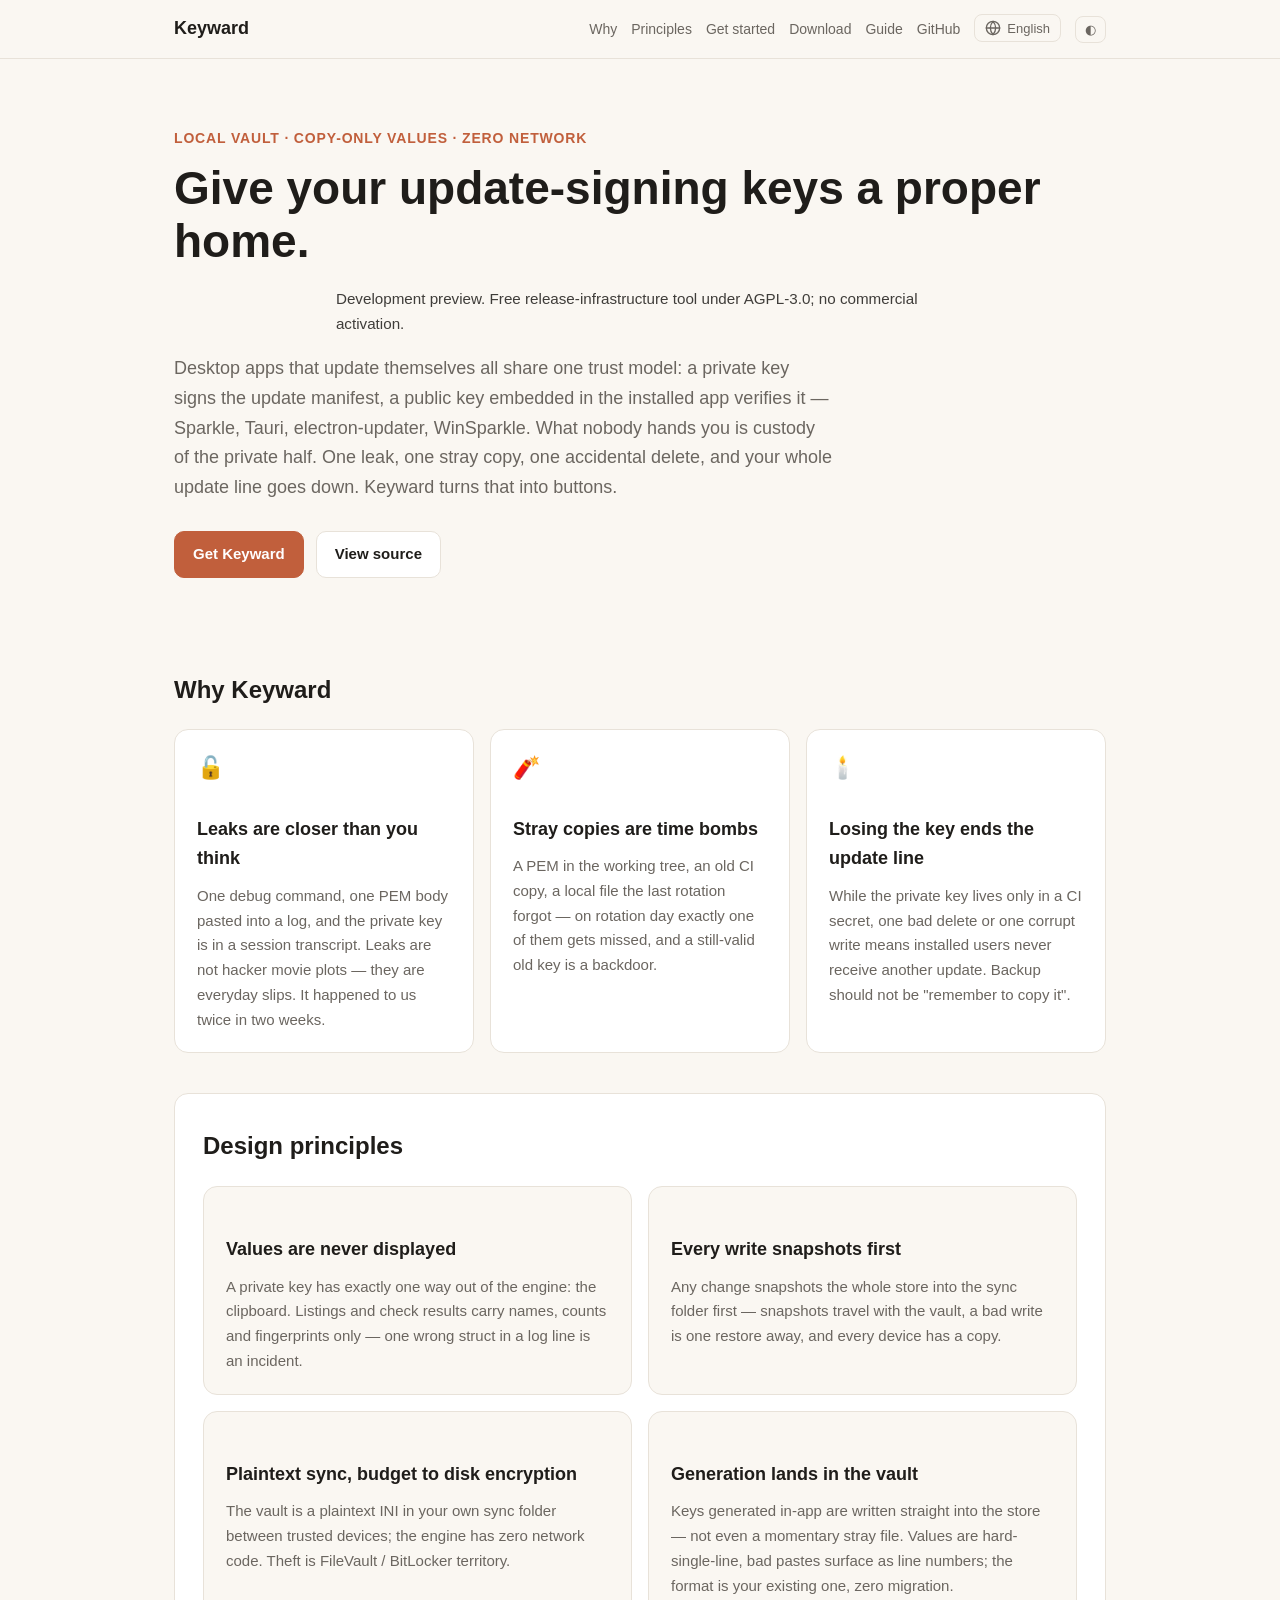
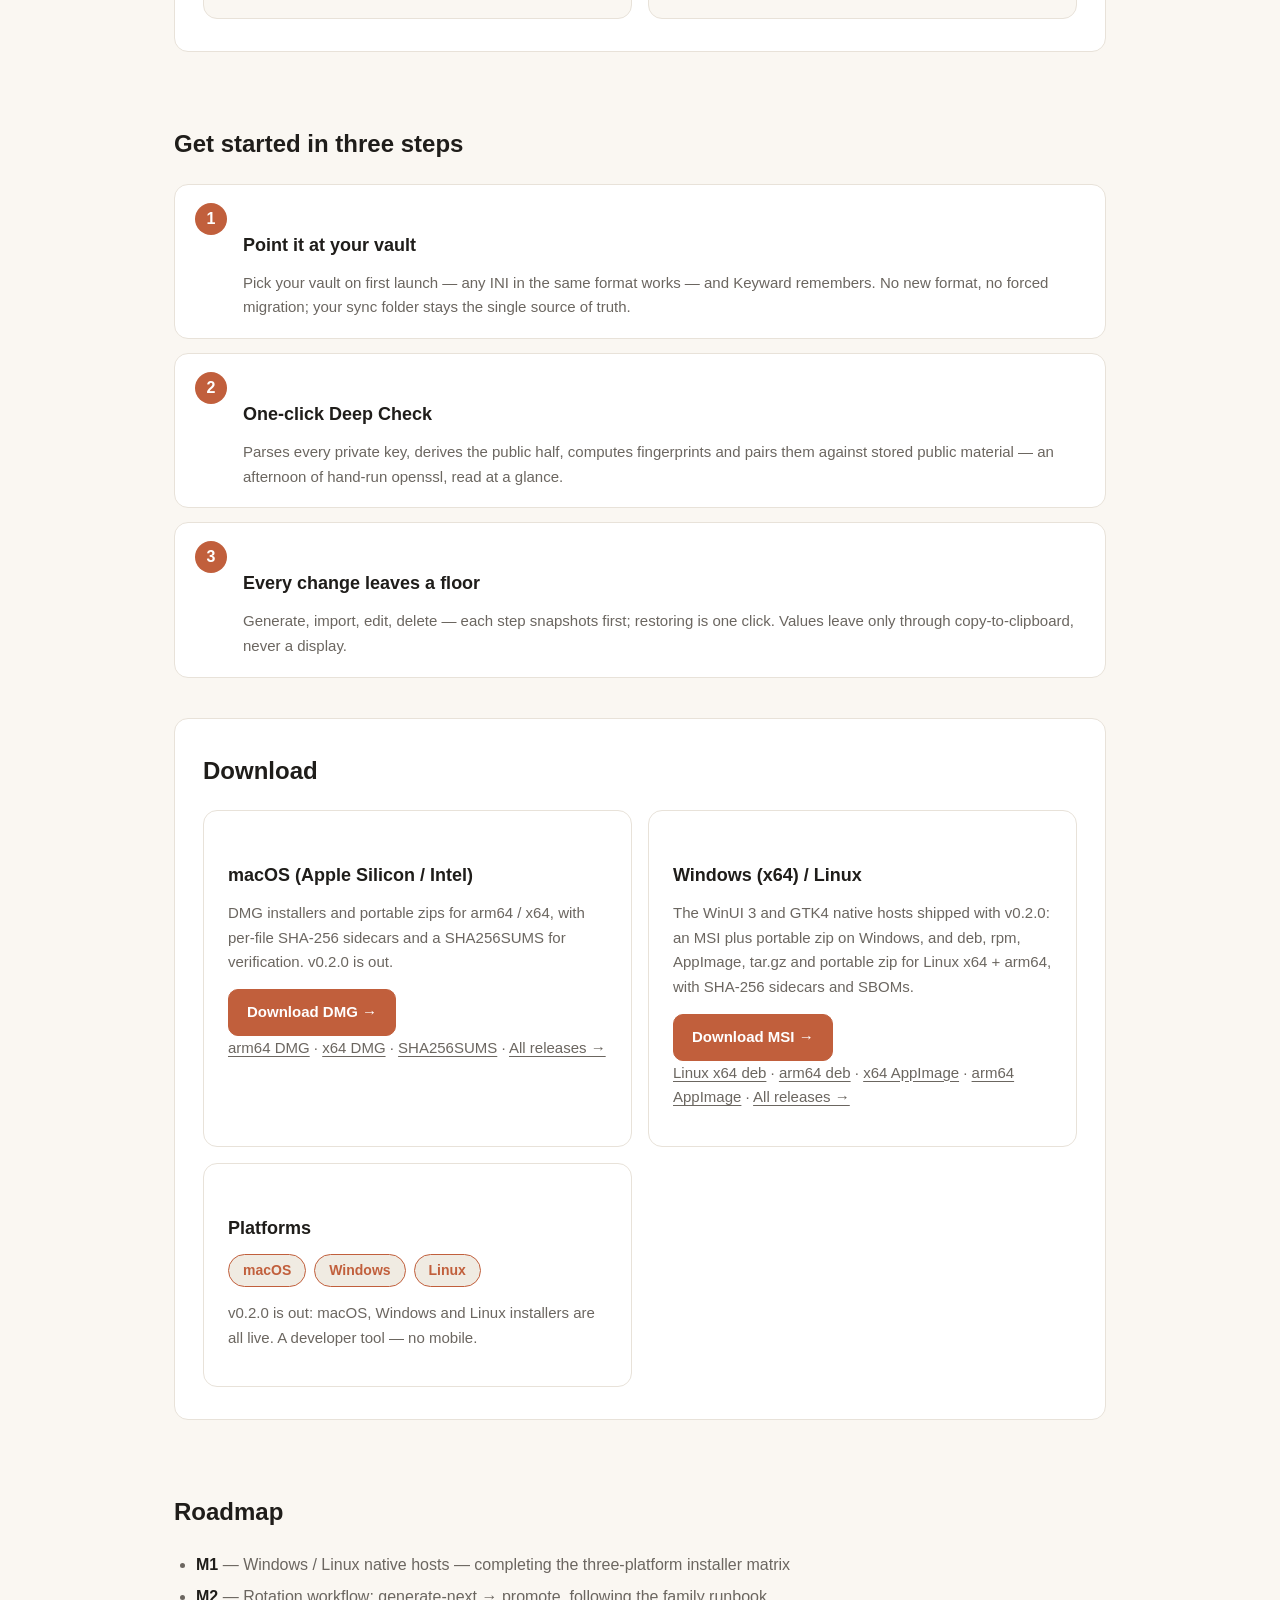
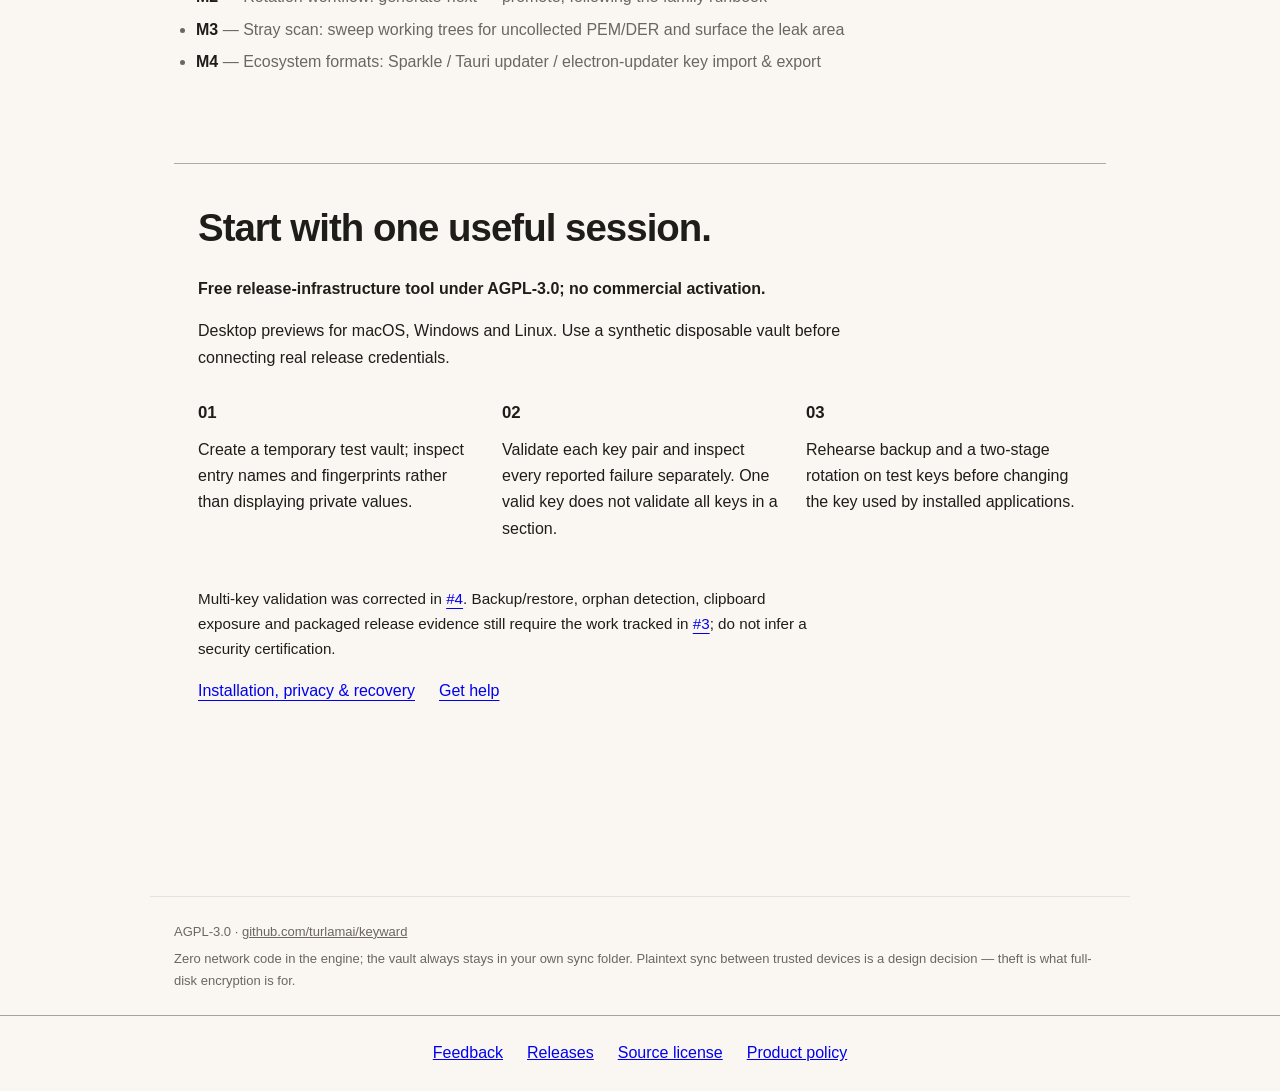
<file: site/index.html>
<!DOCTYPE html>
<html lang="zh">
<head>
<meta charset="utf-8">
<meta name="viewport" content="width=device-width, initial-scale=1">
<title>Keyward — 自更新应用的签名钥保险库</title>
<meta name="description" content="Keyward: 私钥签更新清单、公钥嵌在已装应用里验签——Sparkle、Tauri、electron-updater 全是这一套，缺的是私钥的日常托管。值永不显示只进剪贴板，每次改动先快照，深度校验，生成即入库。Rivet 线——Racket 引擎驱动原生壳。">
<link rel="stylesheet" href="styles.css">
<script>
  (function () {
    var t = localStorage.getItem('keyward-theme');
    if (!t) t = matchMedia('(prefers-color-scheme: dark)').matches ? 'dark' : 'light';
    document.documentElement.dataset.theme = t;
    var l = localStorage.getItem('keyward-lang');
    if (!l) l = (navigator.language || 'zh').toLowerCase().startsWith('zh') ? 'zh' : 'en';
    document.documentElement.lang = l === 'zh' ? 'zh-CN' : 'en';
  })();
</script>
<script>
var _hmt = _hmt || [];
(function() {
  var hm = document.createElement("script");
  hm.src = "https://hm.baidu.com/hm.js?8e2445912635226bcba0c400bfb6079d";
  var s = document.getElementsByTagName("script")[0];
  s.parentNode.insertBefore(hm, s);
})();
</script>
<style>
  #product-support { display:flex; flex-wrap:wrap; justify-content:center; gap:12px 24px; padding:24px; font:inherit; border-top:1px solid var(--border, #a8a29e); }
  #product-support a:focus-visible { outline:2px solid currentColor; outline-offset:4px; }
  html:lang(en) #product-support .support-zh, html:lang(zh) #product-support .support-en { display:none; }
</style>
<style id="product-start-style">
.product-availability{font-size:.95rem;line-height:1.65;max-width:72ch;margin:18px 0;opacity:.85} .hero .product-availability{margin-left:auto;margin-right:auto}
.product-start{max-width:1120px;margin:64px auto;padding:32px 24px;border-top:1px solid var(--border,#aaa);font:inherit;line-height:1.65}
.product-start h2{font-size:clamp(1.7rem,3vw,2.4rem);letter-spacing:-.025em;margin:0 0 16px}.product-start h3{font-size:1.05rem;margin:0 0 10px}.product-start p{margin:0 0 16px;max-width:74ch}.product-start-grid{display:grid;grid-template-columns:repeat(3,minmax(0,1fr));gap:28px;margin:28px 0}.product-start a{text-decoration:underline;text-underline-offset:4px;overflow-wrap:anywhere}.product-start a:focus-visible{outline:2px solid currentColor;outline-offset:5px}.product-start .start-links{display:flex;gap:16px 24px;flex-wrap:wrap}.product-start .start-status{font-weight:600}.product-start .start-limits{font-size:.95em}
html:lang(en) .reader-zh,html:lang(zh) .reader-en{display:none!important}@media(max-width:700px){.product-start{margin:40px auto;padding:24px 20px}.product-start-grid{grid-template-columns:1fr;gap:18px}}
</style>
<style>.lang-menu li.lang-choice{padding:0}.lang-menu .lang-choice button{display:block;width:100%;padding:8px 12px;border:0;background:transparent;color:inherit;font:inherit;text-align:left;cursor:pointer}.lang-menu .lang-choice button:focus-visible{outline:2px solid currentColor;outline-offset:-2px;border-radius:4px}</style>
</head>
<body>
<header class="nav">
  <div class="nav-inner">
    <a class="brand" href="#">Keyward</a>
    <nav class="nav-links">
      <a href="#why" data-i18n="nav.why">为什么需要</a>
      <a href="#principles" data-i18n="nav.principles">设计原则</a>
      <a href="#start" data-i18n="nav.start">三步开始</a>
      <a href="#download" data-i18n="nav.download">下载</a>
      <a href="guide.html" data-i18n="nav.guide">手册</a>
      <a href="https://github.com/turlamai/keyward" data-i18n="nav.github">GitHub</a>
      <div class="lang-dropdown-wrapper">
        <button class="lang-btn" type="button" aria-label="Switch language">
          <svg width="16" height="16" viewBox="0 0 24 24" fill="none" stroke="currentColor" stroke-width="2" stroke-linecap="round" stroke-linejoin="round"><circle cx="12" cy="12" r="10"></circle><line x1="2" y1="12" x2="22" y2="12"></line><path d="M12 2a15.3 15.3 0 0 1 4 10 15.3 15.3 0 0 1-4 10 15.3 15.3 0 0 1-4-10 15.3 15.3 0 0 1 4-10z"></path></svg>
          <span id="current-lang-label">English</span>
        </button>
        <ul class="lang-menu">
          <li class="lang-choice"><button type="button" onclick="setLanguage('en')">English</button></li>
          <li class="lang-choice"><button type="button" onclick="setLanguage('zh')">简体中文</button></li>
        </ul>
      </div>
      <button class="theme-btn" id="theme-btn" aria-label="Toggle theme">◐</button>
    </nav>
  </div>
</header>

<main>
  <section class="hero">
    <p class="kicker" data-i18n="kicker">本地保险库 · 值不显示 · 零网络</p>
    <h1 data-i18n="hero-title">给你的更新签名钥，一个像样的家。</h1>
<p class="reader-en product-availability" lang="en">Development preview. Free release-infrastructure tool under AGPL-3.0; no commercial activation.</p><p class="reader-zh product-availability" lang="zh">开发预览。AGPL-3.0 许可的免费发布基础设施工具，不接商业激活。</p>
    <p class="lede" data-i18n="hero-lede">
      桌面应用的在线更新全靠同一套信任模型：私钥签更新清单，公钥嵌在
      已装应用里验签——Sparkle、Tauri、electron-updater、WinSparkle 都
      是它。可私钥的日常托管没人替你管：一次泄漏、一份散件、一次误删，
      断的就是整条更新线。Keyward 把这件事变成点按钮。
    </p>
    <div class="cta">
      <a class="btn btn-primary" id="hero-download" href="#download" data-i18n="hero.download">获取 Keyward</a>
      <a class="btn btn-secondary" href="https://github.com/turlamai/keyward" data-i18n="hero.source">查看源码</a>
    </div>
  </section>

  <section id="why" class="section">
    <h2 data-i18n="why-title">为什么需要</h2>
    <div class="grid three">
      <div class="card">
        <div class="card-icon">🔓</div>
        <h3 data-i18n="w1-title">泄漏比你想的近</h3>
        <p data-i18n="w1-body">一条调试命令、一段贴进日志的 PEM 正文，私钥就进了会话记录——泄漏从来不是黑客剧本，是日常手滑。我们自家两周内就发生过两次。</p>
      </div>
      <div class="card">
        <div class="card-icon">🧨</div>
        <h3 data-i18n="w2-title">散件是定时炸弹</h3>
        <p data-i18n="w2-body">工作树里的 PEM、CI 里的旧副本、上一次轮换没删干净的本地文件——轮换那天永远有一个被忘记，旧钥继续有效就是后门。</p>
      </div>
      <div class="card">
        <div class="card-icon">🕯️</div>
        <h3 data-i18n="w3-title">丢钥就是全线断更</h3>
        <p data-i18n="w3-body">私钥只活在 CI secret 里时，一次误删、一次坏写入，所有已装用户再也收不到任何更新。备份不该是"记得复制一下"。</p>
      </div>
    </div>
  </section>

  <section id="principles" class="section alt">
    <h2 data-i18n="principles-title">设计原则</h2>
    <div class="grid two">
      <div class="card">
        <h3 data-i18n="p1-title">值永不显示</h3>
        <p data-i18n="p1-body">私钥只有一条路离开引擎：复制到剪贴板。列表和体检结果只出现名字、计数与指纹——日志里打错一个结构体都是事故。</p>
      </div>
      <div class="card">
        <h3 data-i18n="p2-title">每次写入先快照</h3>
        <p data-i18n="p2-body">任何改动先把整库快照进同步盘的 .history——快照跟着库一起同步，坏写入一次恢复，每个设备上都有底。</p>
      </div>
      <div class="card">
        <h3 data-i18n="p3-title">明文同步，预算给全盘加密</h3>
        <p data-i18n="p3-body">库就是你同步盘里的明文 INI，信任设备间直连；引擎零网络代码，密钥不出本机。防失窃交给 FileVault / BitLocker。</p>
      </div>
      <div class="card">
        <h3 data-i18n="p4-title">生成即入库</h3>
        <p data-i18n="p4-body">应用内生成钥匙直接写进库——连瞬时散件都不存在。值强制单行，坏粘贴以行号暴露；格式兼容你现有的库，零迁移。</p>
      </div>
    </div>
  </section>

  <section id="start" class="section">
    <h2 data-i18n="start-title">三步开始</h2>
    <div class="steps">
      <div class="step">
        <div class="step-num">1</div>
        <div>
          <h3 data-i18n="s1-title">指向你的库</h3>
          <p data-i18n="s1-body">首次启动选择你的钥匙库（任何同格式的 INI 都行），选择会被记住——不新建格式、不强迫迁移，你的同步盘继续是唯一事实源。</p>
        </div>
      </div>
      <div class="step">
        <div class="step-num">2</div>
        <div>
          <h3 data-i18n="s2-title">Deep Check 一键体检</h3>
          <p data-i18n="s2-body">解析每把私钥、派生公钥、算指纹、和库内公钥配对——过去一下午的手工 openssl，现在一屏读完。</p>
        </div>
      </div>
      <div class="step">
        <div class="step-num">3</div>
        <div>
          <h3 data-i18n="s3-title">改即有底</h3>
          <p data-i18n="s3-body">生成、导入、修改、删除，每一步都先落快照；要回滚，恢复就是一次点击。值想用时复制进剪贴板，永不回显。</p>
        </div>
      </div>
    </div>
  </section>

  <section id="download" class="section alt">
    <h2 data-i18n="download-title">下载</h2>
    <div class="dl-grid">
      <div class="dl-card">
        <h3 data-i18n="dl-mac-title">macOS（Apple Silicon / Intel）</h3>
        <p data-i18n="dl-mac">DMG 安装器与便携 zip，arm64 / x64 双架构，随附逐件 SHA-256 与 SHA256SUMS 供校验。v0.2.0 已发布。</p>
        <a class="btn btn-primary" id="dl-mac-auto" href="https://github.com/turlamai/keyward/releases/latest/download/keyward-macos-arm64.dmg" data-i18n="dl-mac-go">下载 DMG →</a>
        <p class="dl-links muted">
          <a href="https://github.com/turlamai/keyward/releases/latest/download/keyward-macos-arm64.dmg">arm64 DMG</a> ·
          <a href="https://github.com/turlamai/keyward/releases/latest/download/keyward-macos-x64.dmg">x64 DMG</a> ·
          <a href="https://github.com/turlamai/keyward/releases/latest/download/SHA256SUMS">SHA256SUMS</a> ·
          <a href="https://github.com/turlamai/keyward/releases" data-i18n="dl-all">全部版本 →</a>
        </p>
      </div>
      <div class="dl-card">
        <h3 data-i18n="dl-win-lin-title">Windows（x64）/ Linux</h3>
        <p data-i18n="dl-win-lin">WinUI 3 与 GTK4 原生壳已随 v0.2.0 交付：Windows 为 MSI + 便携 zip，Linux 为 x64/arm64 的 deb、rpm、AppImage、tar.gz 与便携 zip，随附 SHA-256 校验与 SBOM。</p>
        <a class="btn btn-primary" href="https://github.com/turlamai/keyward/releases/latest/download/keyward-windows-x64.msi" data-i18n="dl-win-go">下载 MSI →</a>
        <p class="dl-links muted">
          <a href="https://github.com/turlamai/keyward/releases/latest/download/keyward-linux-x64.deb">Linux x64 deb</a> ·
          <a href="https://github.com/turlamai/keyward/releases/latest/download/keyward-linux-arm64.deb">arm64 deb</a> ·
          <a href="https://github.com/turlamai/keyward/releases/latest/download/keyward-linux-x64.AppImage">x64 AppImage</a> ·
          <a href="https://github.com/turlamai/keyward/releases/latest/download/keyward-linux-arm64.AppImage">arm64 AppImage</a> ·
          <a href="https://github.com/turlamai/keyward/releases" data-i18n="dl-all">全部版本 →</a>
        </p>
      </div>
      <div class="dl-card">
        <h3 data-i18n="dl-platforms-title">平台</h3>
        <p class="platform-row">
          <span class="chip ok">macOS</span>
          <span class="chip ok">Windows</span>
          <span class="chip ok">Linux</span>
        </p>
        <p class="muted" data-i18n="dl-platforms-body">
          v0.2.0 已发布：macOS、Windows、Linux 三平台安装包全部上线。这是开发者工具，不做移动端。
        </p>
      </div>
    </div>
  </section>

  <section class="section">
    <h2 data-i18n="roadmap-title">路线图</h2>
    <ul>
      <li><strong>M1</strong> — <span data-i18n="rm1">Windows / Linux 原生壳 + 首个发布（三平台安装包）</span></li>
      <li><strong>M2</strong> — <span data-i18n="rm2">轮换工作流：generate-next → promote 两阶段，照 family runbook 走</span></li>
      <li><strong>M3</strong> — <span data-i18n="rm3">散件扫描：扫工作树找未收编的 PEM/DER，泄漏面主动暴露</span></li>
      <li><strong>M4</strong> — <span data-i18n="rm4">生态兼容：Sparkle / Tauri updater / electron-updater 钥格式导入导出</span></li>
    </ul>
  </section>
<section id="start-here" class="product-start" aria-label="Get started / 开始使用">
<h2 class="reader-en " lang="en">Start with one useful session.</h2><h2 class="reader-zh " lang="zh">从一次有效使用开始。</h2><p class="reader-en start-status" lang="en">Free release-infrastructure tool under AGPL-3.0; no commercial activation.</p><p class="reader-zh start-status" lang="zh">AGPL-3.0 许可的免费发布基础设施工具，不接商业激活。</p><p class="reader-en " lang="en">Desktop previews for macOS, Windows and Linux. Use a synthetic disposable vault before connecting real release credentials.</p><p class="reader-zh " lang="zh">提供 macOS、Windows、Linux 桌面预览。连接真实发布凭据前，先使用可丢弃的合成密钥库。</p><div class="product-start-grid"><article><h3 class="reader-en " lang="en">01</h3><h3 class="reader-zh " lang="zh">01</h3><p class="reader-en " lang="en">Create a temporary test vault; inspect entry names and fingerprints rather than displaying private values.</p><p class="reader-zh " lang="zh">建立临时测试库；查看条目名称和指纹，不展示私钥值。</p></article><article><h3 class="reader-en " lang="en">02</h3><h3 class="reader-zh " lang="zh">02</h3><p class="reader-en " lang="en">Validate each key pair and inspect every reported failure separately. One valid key does not validate all keys in a section.</p><p class="reader-zh " lang="zh">逐个校验密钥对，分别处理每个失败结果；一个密钥正确不表示整个节均正确。</p></article><article><h3 class="reader-en " lang="en">03</h3><h3 class="reader-zh " lang="zh">03</h3><p class="reader-en " lang="en">Rehearse backup and a two-stage rotation on test keys before changing the key used by installed applications.</p><p class="reader-zh " lang="zh">先用测试密钥演练备份和两阶段轮换，再修改已安装应用信任的发布密钥。</p></article></div><p class="reader-en start-limits" lang="en">Multi-key validation was corrected in <a href="https://github.com/turlamai/keyward/issues/4">#4</a>. Backup/restore, orphan detection, clipboard exposure and packaged release evidence still require the work tracked in <a href="https://github.com/turlamai/keyward/issues/3">#3</a>; do not infer a security certification.</p><p class="reader-zh start-limits" lang="zh">多密钥校验已由 <a href="https://github.com/turlamai/keyward/issues/4">#4</a> 修正。备份恢复、孤立条目检测、剪贴板暴露与打包发布证据仍需按 <a href="https://github.com/turlamai/keyward/issues/3">#3</a> 推进；不构成安全认证。</p><div class="start-links"><a class="reader-en" lang="en" href="https://github.com/turlamai/keyward/blob/main/docs/USER-GUIDE.md">Installation, privacy &amp; recovery</a><a class="reader-zh" lang="zh" href="https://github.com/turlamai/keyward/blob/main/docs/USER-GUIDE.zh-CN.md">安装、隐私与恢复</a><a href="https://github.com/turlamai/keyward/issues"><span class="reader-en " lang="en">Get help</span><span class="reader-zh " lang="zh">反馈与帮助</span></a></div>
</section>
</main>

<footer>
  <span>AGPL-3.0 · <a href="https://github.com/turlamai/keyward">github.com/turlamai/keyward</a></span>
  <span data-i18n="footer-note">引擎零网络代码；库文件永远在你自己的同步盘里。明文同步是信任设备间的设计决策，防失窃交给各机全盘加密。</span>
</footer>
<nav id="product-support" aria-label="Support / 支持"><a href="https://github.com/turlamai/keyward/issues"><span class="support-zh">反馈</span><span class="support-en" lang="en">Feedback</span></a> <a href="https://github.com/turlamai/keyward/releases"><span class="support-zh">发布与更新</span><span class="support-en" lang="en">Releases</span></a> <a href="https://github.com/turlamai/keyward/blob/main/LICENSE"><span class="support-zh">源码许可</span><span class="support-en" lang="en">Source license</span></a> <a class="support-zh" href="https://github.com/turlamai/keyward/blob/main/docs/USER-GUIDE.zh-CN.md">产品政策</a> <a class="support-en" lang="en" href="https://github.com/turlamai/keyward/blob/main/docs/USER-GUIDE.md">Product policy</a></nav>

<script>
(function () {
  var I18N = {
    en: {
      'nav.why': 'Why', 'nav.principles': 'Principles', 'nav.start': 'Get started',
      'nav.download': 'Download', 'nav.guide': 'Guide', 'nav.github': 'GitHub',
      'kicker': 'local vault · copy-only values · zero network',
      'hero-title': 'Give your update-signing keys a proper home.',
      'hero-lede': "Desktop apps that update themselves all share one trust model: a private key signs the update manifest, a public key embedded in the installed app verifies it — Sparkle, Tauri, electron-updater, WinSparkle. What nobody hands you is custody of the private half. One leak, one stray copy, one accidental delete, and your whole update line goes down. Keyward turns that into buttons.",
      'hero.download': 'Get Keyward', 'hero.source': 'View source',
      'why-title': 'Why Keyward',
      'w1-title': 'Leaks are closer than you think',
      'w1-body': "One debug command, one PEM body pasted into a log, and the private key is in a session transcript. Leaks are not hacker movie plots — they are everyday slips. It happened to us twice in two weeks.",
      'w2-title': 'Stray copies are time bombs',
      'w2-body': "A PEM in the working tree, an old CI copy, a local file the last rotation forgot — on rotation day exactly one of them gets missed, and a still-valid old key is a backdoor.",
      'w3-title': 'Losing the key ends the update line',
      'w3-body': "While the private key lives only in a CI secret, one bad delete or one corrupt write means installed users never receive another update. Backup should not be \"remember to copy it\".",
      'principles-title': 'Design principles',
      'p1-title': 'Values are never displayed',
      'p1-body': 'A private key has exactly one way out of the engine: the clipboard. Listings and check results carry names, counts and fingerprints only — one wrong struct in a log line is an incident.',
      'p2-title': 'Every write snapshots first',
      'p2-body': 'Any change snapshots the whole store into the sync folder first — snapshots travel with the vault, a bad write is one restore away, and every device has a copy.',
      'p3-title': 'Plaintext sync, budget to disk encryption',
      'p3-body': 'The vault is a plaintext INI in your own sync folder between trusted devices; the engine has zero network code. Theft is FileVault / BitLocker territory.',
      'p4-title': 'Generation lands in the vault',
      'p4-body': 'Keys generated in-app are written straight into the store — not even a momentary stray file. Values are hard-single-line, bad pastes surface as line numbers; the format is your existing one, zero migration.',
      'start-title': 'Get started in three steps',
      's1-title': 'Point it at your vault',
      's1-body': 'Pick your vault on first launch — any INI in the same format works — and Keyward remembers. No new format, no forced migration; your sync folder stays the single source of truth.',
      's2-title': 'One-click Deep Check',
      's2-body': 'Parses every private key, derives the public half, computes fingerprints and pairs them against stored public material — an afternoon of hand-run openssl, read at a glance.',
      's3-title': 'Every change leaves a floor',
      's3-body': 'Generate, import, edit, delete — each step snapshots first; restoring is one click. Values leave only through copy-to-clipboard, never a display.',
      'download-title': 'Download',
      'dl-mac-title': 'macOS (Apple Silicon / Intel)',
      'dl-mac': 'DMG installers and portable zips for arm64 / x64, with per-file SHA-256 sidecars and a SHA256SUMS for verification. v0.2.0 is out.',
      'dl-mac-go': 'Download DMG →',
      'dl-all': 'All releases →',
      'dl-win-lin-title': 'Windows (x64) / Linux',
      'dl-win-lin': 'The WinUI 3 and GTK4 native hosts shipped with v0.2.0: an MSI plus portable zip on Windows, and deb, rpm, AppImage, tar.gz and portable zip for Linux x64 + arm64, with SHA-256 sidecars and SBOMs.',
      'dl-win-go': 'Download MSI →',
      'dl-platforms-title': 'Platforms',
      'dl-platforms-body': 'v0.2.0 is out: macOS, Windows and Linux installers are all live. A developer tool — no mobile.',
      'roadmap-title': 'Roadmap',
      'rm1': 'Windows / Linux native hosts — completing the three-platform installer matrix',
      'rm2': 'Rotation workflow: generate-next → promote, following the family runbook',
      'rm3': 'Stray scan: sweep working trees for uncollected PEM/DER and surface the leak area',
      'rm4': 'Ecosystem formats: Sparkle / Tauri updater / electron-updater key import & export',
      'footer-note': 'Zero network code in the engine; the vault always stays in your own sync folder. Plaintext sync between trusted devices is a design decision — theft is what full-disk encryption is for.'
    },
    zh: {
      'nav.why': '为什么需要', 'nav.principles': '设计原则', 'nav.start': '三步开始',
      'nav.download': '下载', 'nav.guide': '手册', 'nav.github': 'GitHub',
      'kicker': '本地保险库 · 值不显示 · 零网络',
      'hero-title': '给你的更新签名钥，一个像样的家。',
      'hero-lede': '桌面应用的在线更新全靠同一套信任模型：私钥签更新清单，公钥嵌在已装应用里验签——Sparkle、Tauri、electron-updater、WinSparkle 都是它。可私钥的日常托管没人替你管：一次泄漏、一份散件、一次误删，断的就是整条更新线。Keyward 把这件事变成点按钮。',
      'hero.download': '获取 Keyward', 'hero.source': '查看源码',
      'why-title': '为什么需要',
      'w1-title': '泄漏比你想的近',
      'w1-body': '一条调试命令、一段贴进日志的 PEM 正文，私钥就进了会话记录——泄漏从来不是黑客剧本，是日常手滑。我们自家两周内就发生过两次。',
      'w2-title': '散件是定时炸弹',
      'w2-body': '工作树里的 PEM、CI 里的旧副本、上一次轮换没删干净的本地文件——轮换那天永远有一个被忘记，旧钥继续有效就是后门。',
      'w3-title': '丢钥就是全线断更',
      'w3-body': '私钥只活在 CI secret 里时，一次误删、一次坏写入，所有已装用户再也收不到任何更新。备份不该是"记得复制一下"。',
      'principles-title': '设计原则',
      'p1-title': '值永不显示',
      'p1-body': '私钥只有一条路离开引擎：复制到剪贴板。列表和体检结果只出现名字、计数与指纹——日志里打错一个结构体都是事故。',
      'p2-title': '每次写入先快照',
      'p2-body': '任何改动先把整库快照进同步盘的 .history——快照跟着库一起同步，坏写入一次恢复，每个设备上都有底。',
      'p3-title': '明文同步，预算给全盘加密',
      'p3-body': '库就是你同步盘里的明文 INI，信任设备间直连；引擎零网络代码，密钥不出本机。防失窃交给 FileVault / BitLocker。',
      'p4-title': '生成即入库',
      'p4-body': '应用内生成钥匙直接写进库——连瞬时散件都不存在。值强制单行，坏粘贴以行号暴露；格式兼容你现有的库，零迁移。',
      'start-title': '三步开始',
      's1-title': '指向你的库',
      's1-body': '首次启动选择你的钥匙库（任何同格式的 INI 都行），选择会被记住——不新建格式、不强迫迁移，你的同步盘继续是唯一事实源。',
      's2-title': 'Deep Check 一键体检',
      's2-body': '解析每把私钥、派生公钥、算指纹、和库内公钥配对——过去一下午的手工 openssl，现在一屏读完。',
      's3-title': '改即有底',
      's3-body': '生成、导入、修改、删除，每一步都先落快照；要回滚，恢复就是一次点击。值想用时复制进剪贴板，永不回显。',
      'download-title': '下载',
      'dl-mac-title': 'macOS（Apple Silicon / Intel）',
      'dl-mac': 'DMG 安装器与便携 zip，arm64 / x64 双架构，随附逐件 SHA-256 与 SHA256SUMS 供校验。v0.2.0 已发布。',
      'dl-mac-go': '下载 DMG →',
      'dl-all': '全部版本 →',
      'dl-win-lin-title': 'Windows（x64）/ Linux',
      'dl-win-lin': 'WinUI 3 与 GTK4 原生壳已随 v0.2.0 交付：Windows 为 MSI + 便携 zip，Linux 为 x64/arm64 的 deb、rpm、AppImage、tar.gz 与便携 zip，随附 SHA-256 校验与 SBOM。',
      'dl-win-go': '下载 MSI →',
      'dl-platforms-title': '平台',
      'dl-platforms-body': 'v0.2.0 已发布：macOS、Windows、Linux 三平台安装包全部上线。这是开发者工具，不做移动端。',
      'roadmap-title': '路线图',
      'rm1': 'Windows / Linux 原生壳，补齐三平台安装包',
      'rm2': '轮换工作流：generate-next → promote 两阶段，照 family runbook 走',
      'rm3': '散件扫描：扫工作树找未收编的 PEM/DER，泄漏面主动暴露',
      'rm4': '生态兼容：Sparkle / Tauri updater / electron-updater 钥格式导入导出',
      'footer-note': '引擎零网络代码；库文件永远在你自己的同步盘里。明文同步是信任设备间的设计决策，防失窃交给各机全盘加密。'
    }
  };

  function setLang(lang) {
    document.documentElement.lang = lang === 'zh' ? 'zh-CN' : 'en';
    var dict = I18N[lang];
    document.querySelectorAll('[data-i18n]').forEach(function (el) {
      var key = el.getAttribute('data-i18n');
      if (dict[key]) el.textContent = dict[key];
    });
    document.getElementById('current-lang-label').textContent = lang === 'zh' ? '简体中文' : 'English';
    localStorage.setItem('keyward-lang', lang);
  }

  window.setLanguage = setLang;

  document.querySelector('.lang-btn').addEventListener('click', function () {
    var menu = document.querySelector('.lang-menu');
    menu.classList.toggle('open');
  });

  document.getElementById('theme-btn').addEventListener('click', function () {
    var next = document.documentElement.dataset.theme === 'dark' ? 'light' : 'dark';
    document.documentElement.dataset.theme = next;
    localStorage.setItem('keyward-theme', next);
  });

  // Direct downloads: on a Mac, point the hero button and the download
  // card at releases/latest/download/keyward-macos-<arch>.dmg. The
  // architecture comes from the GPU renderer string (Apple Silicon
  // reports an Apple GPU, Intel Macs report Intel); anything ambiguous
  // stays on arm64 — the dev-audience default. Non-Mac browsers keep
  // the #download anchor, which lists all three platforms' downloads.
  (function () {
    if (!/Mac/.test(navigator.userAgent)) return;
    var arch = 'arm64';
    try {
      var canvas = document.createElement('canvas');
      var gl = canvas.getContext('webgl') || canvas.getContext('experimental-webgl');
      var ext = gl && gl.getExtension('WEBGL_debug_renderer_info');
      var renderer = ext ? String(gl.getParameter(ext.UNMASKED_RENDERER_WEBGL)) : '';
      if (renderer && /intel/i.test(renderer)) arch = 'x64';
    } catch (e) { /* keep arm64 */ }
    var url = 'https://github.com/turlamai/keyward/releases/latest/download/keyward-macos-' + arch + '.dmg';
    var hero = document.getElementById('hero-download');
    if (hero) hero.setAttribute('href', url);
    var card = document.getElementById('dl-mac-auto');
    if (card) card.setAttribute('href', url);
  })();

  setLang(document.documentElement.lang === 'zh-CN' ? 'zh' : 'en');
})();
</script>
</body>
</html>
</file>
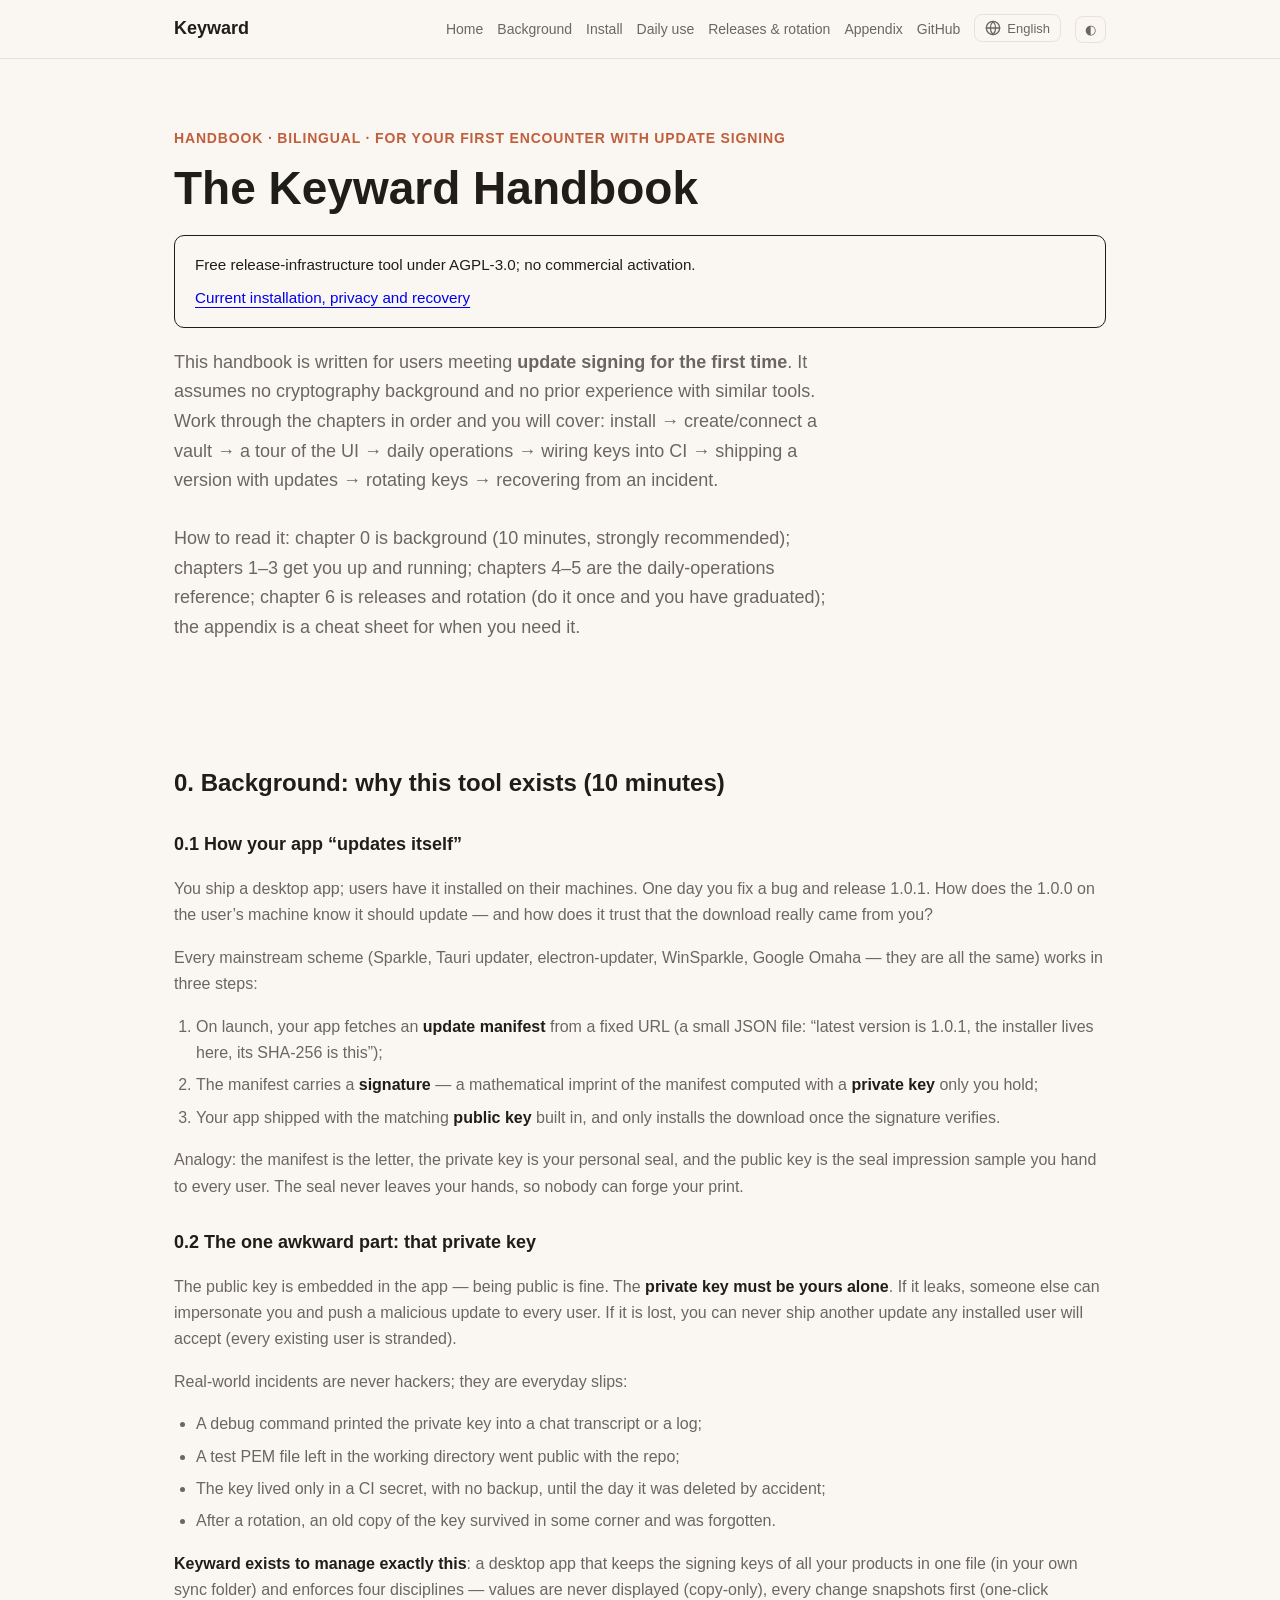
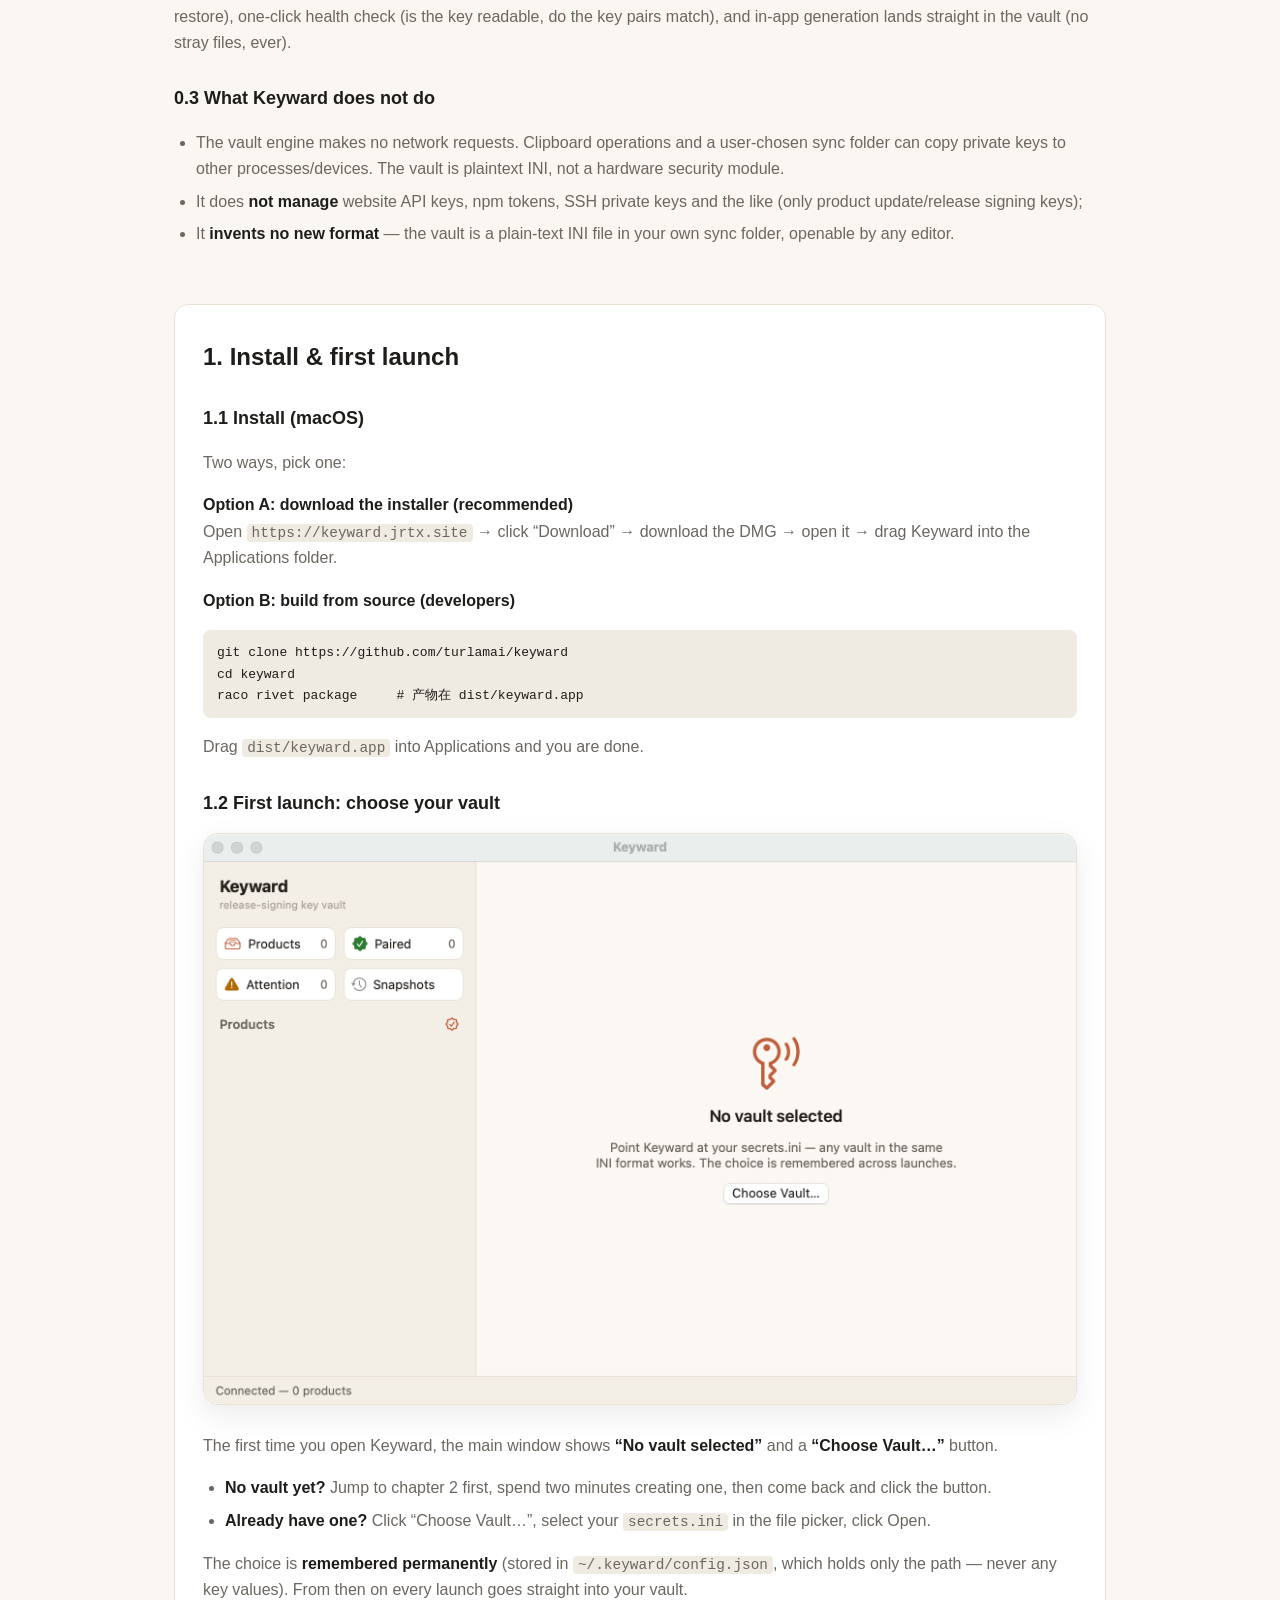
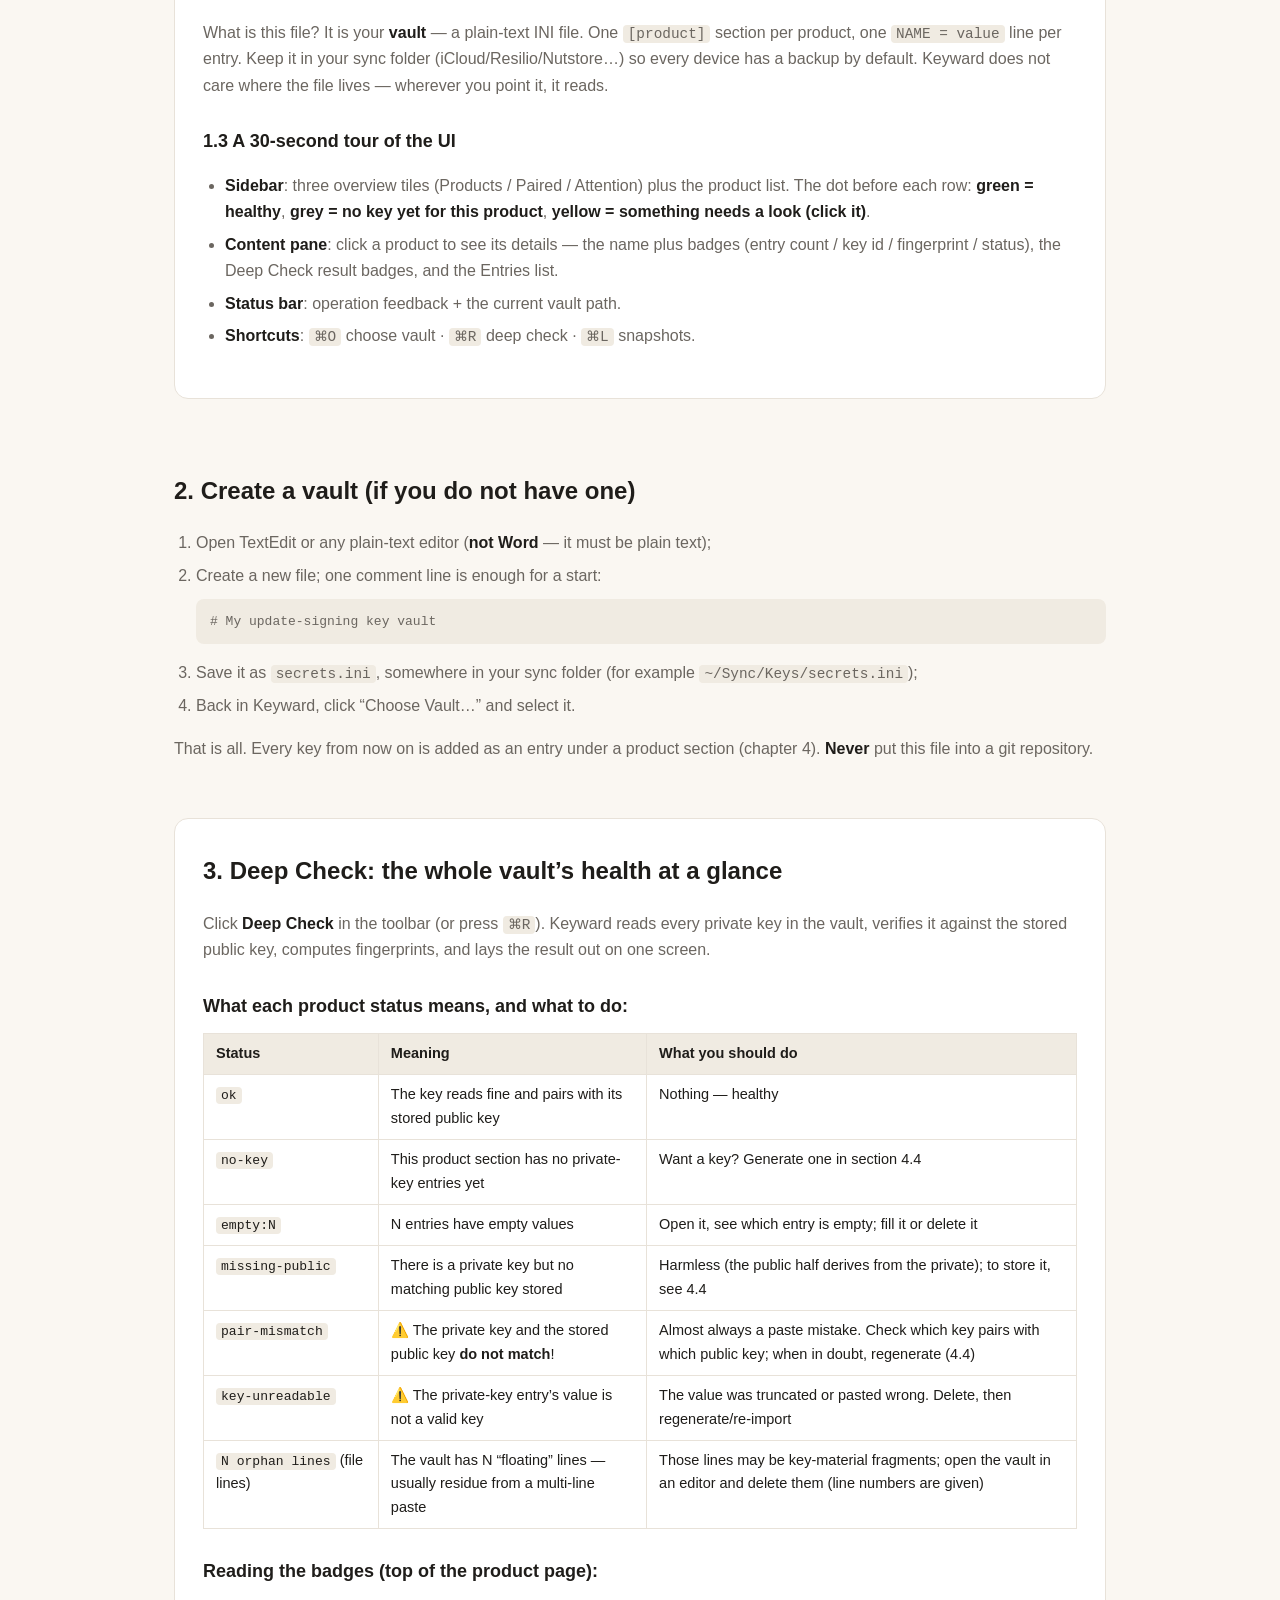
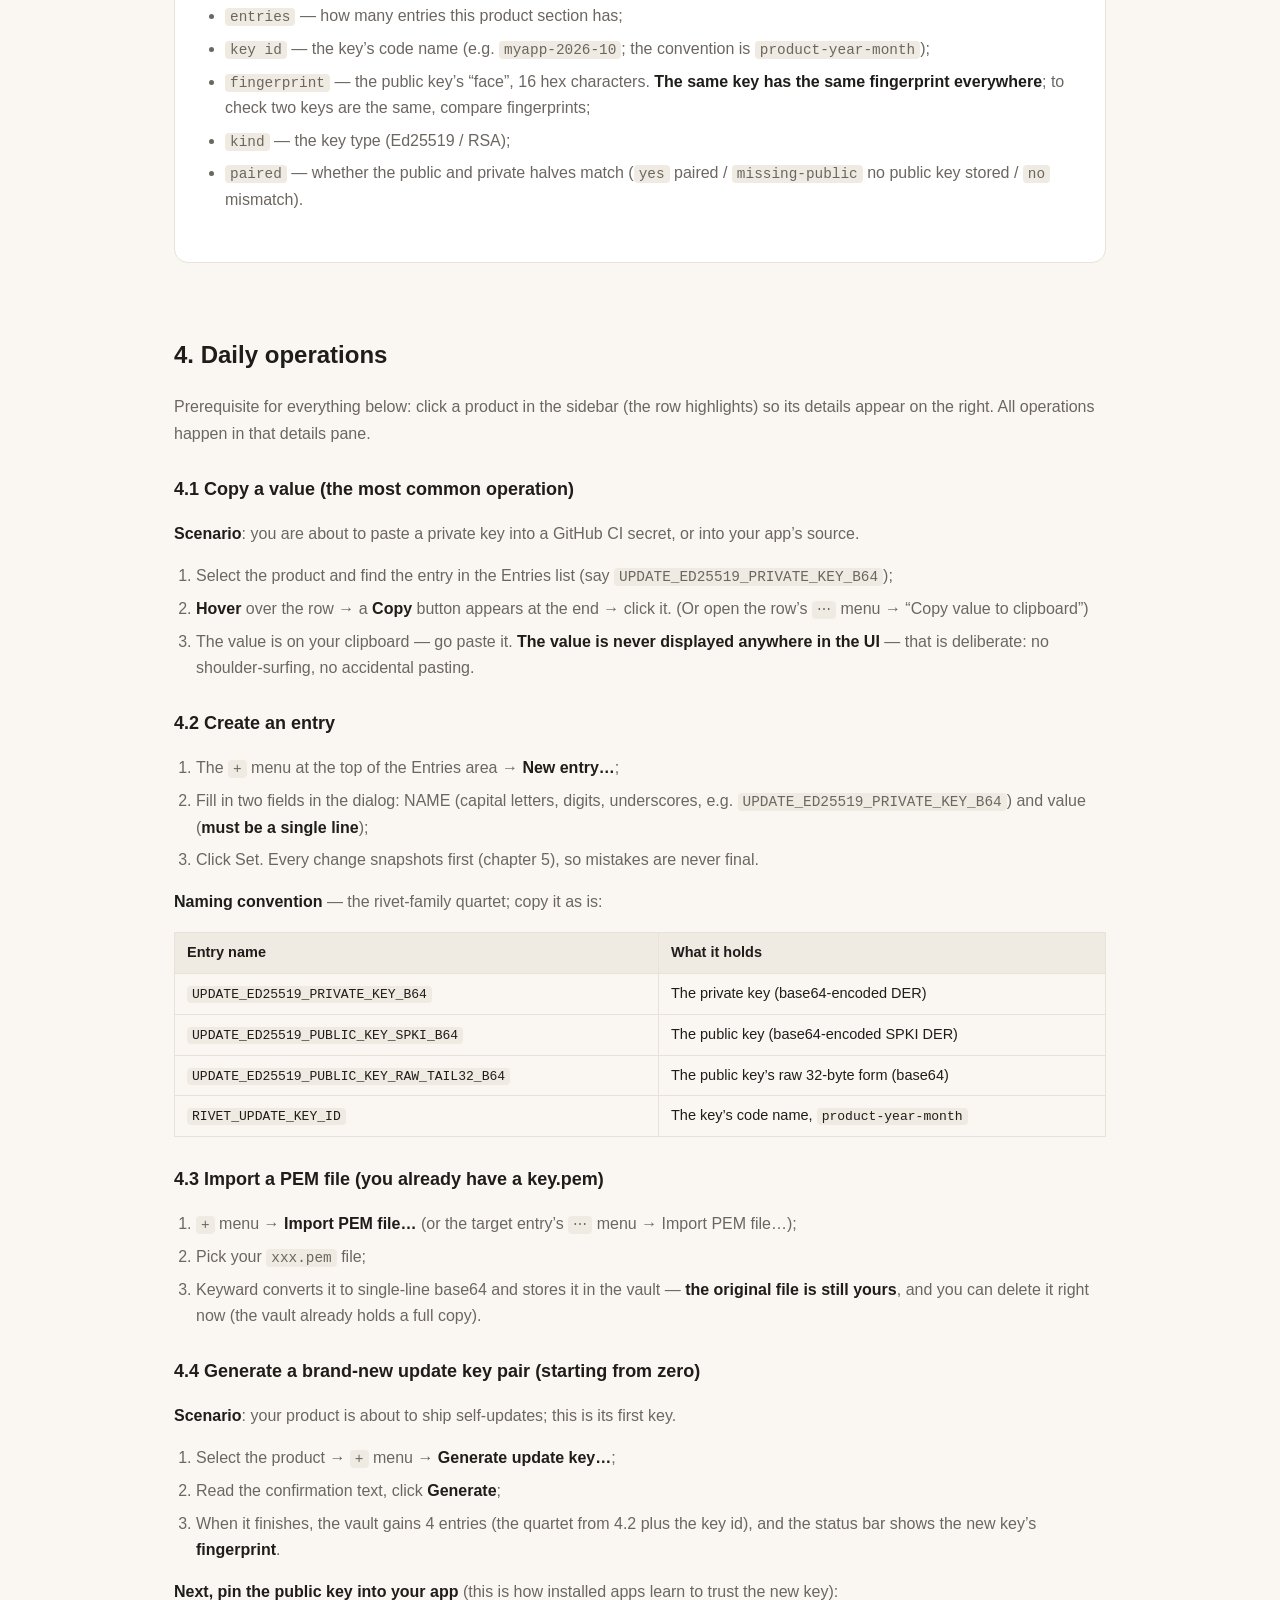
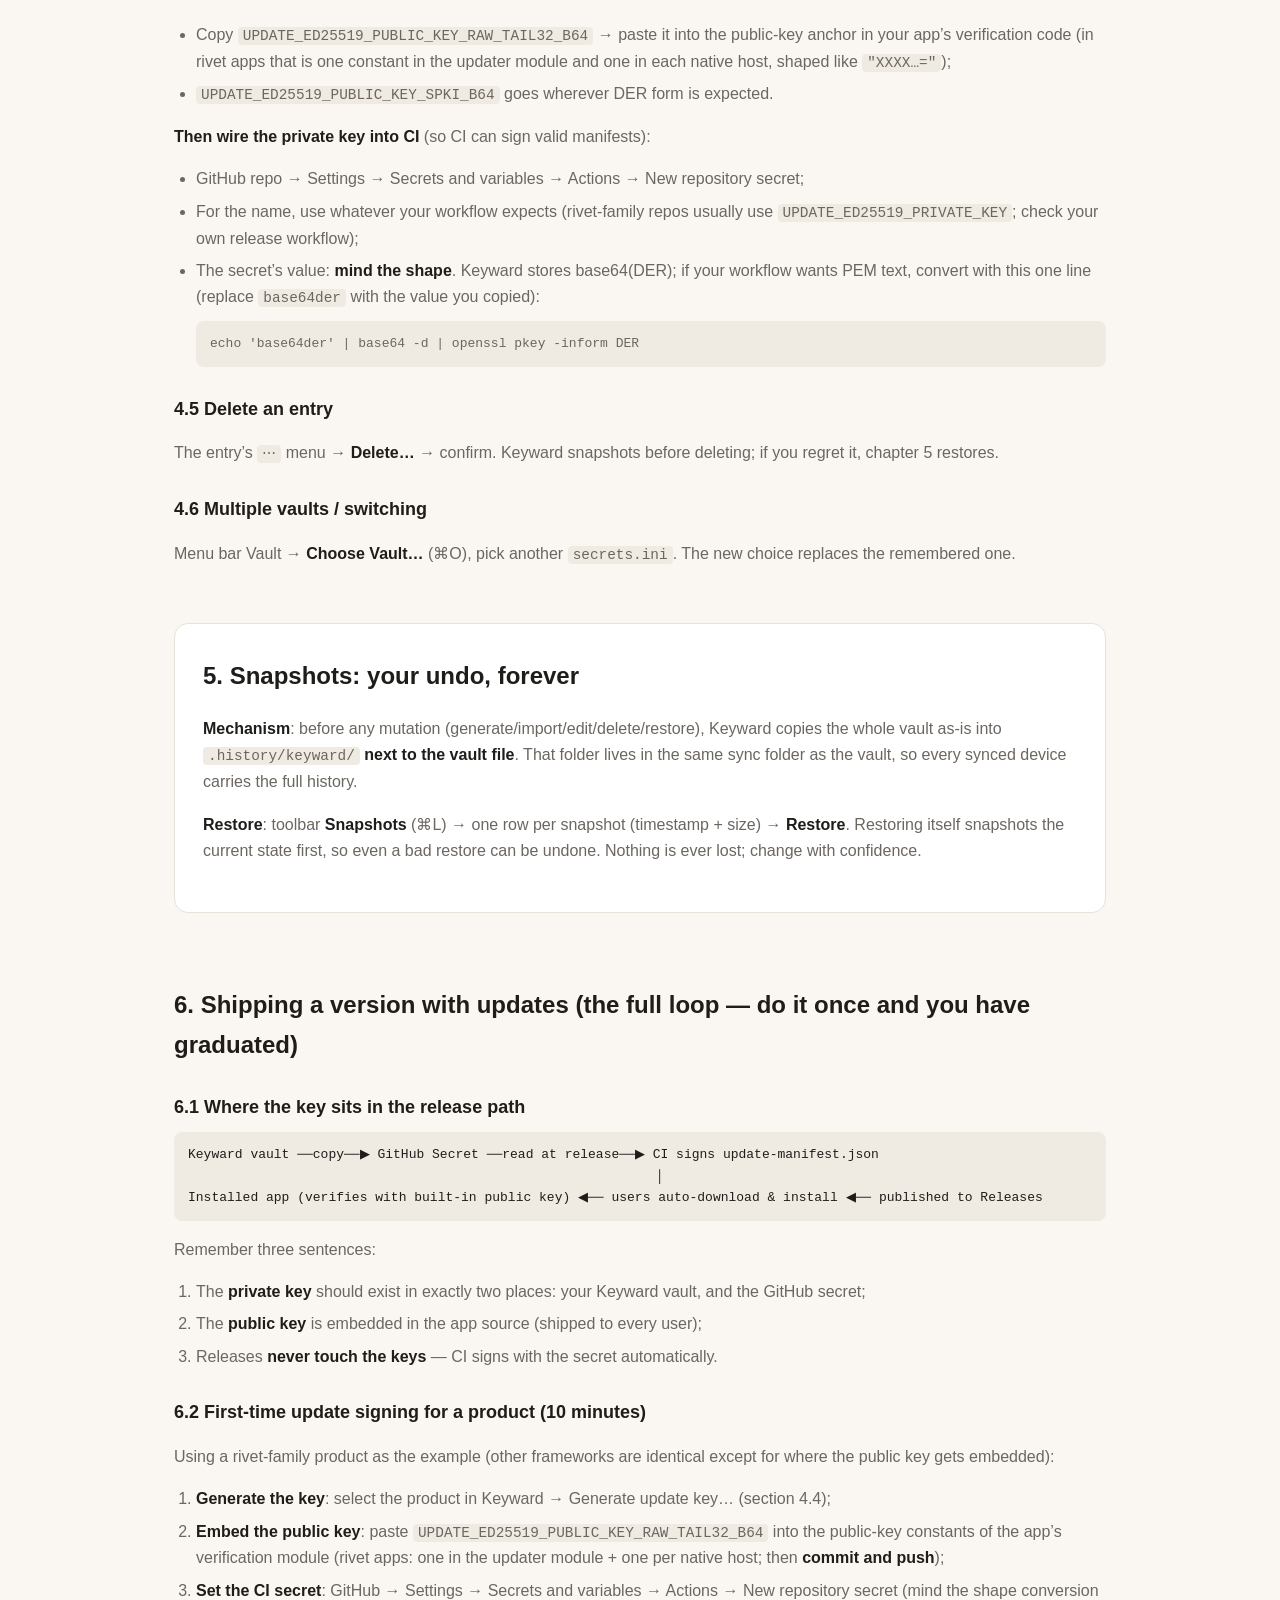
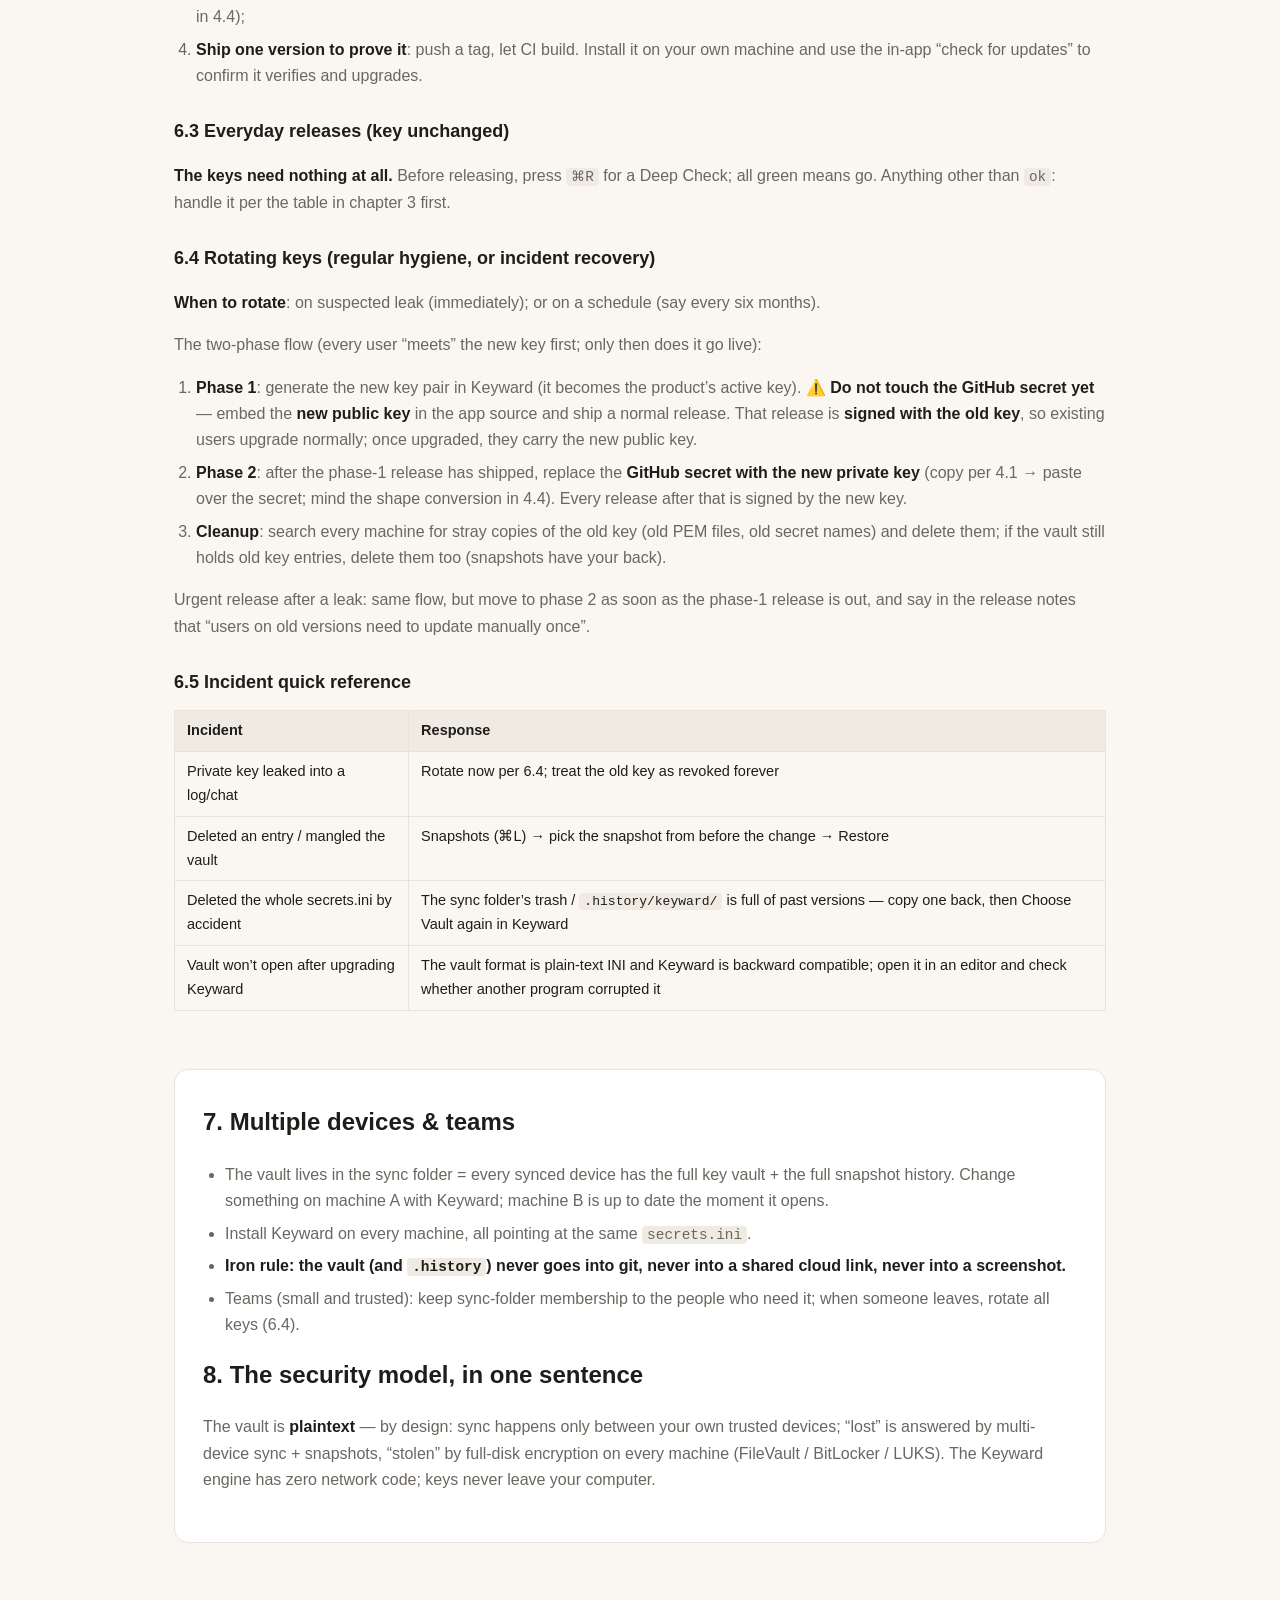
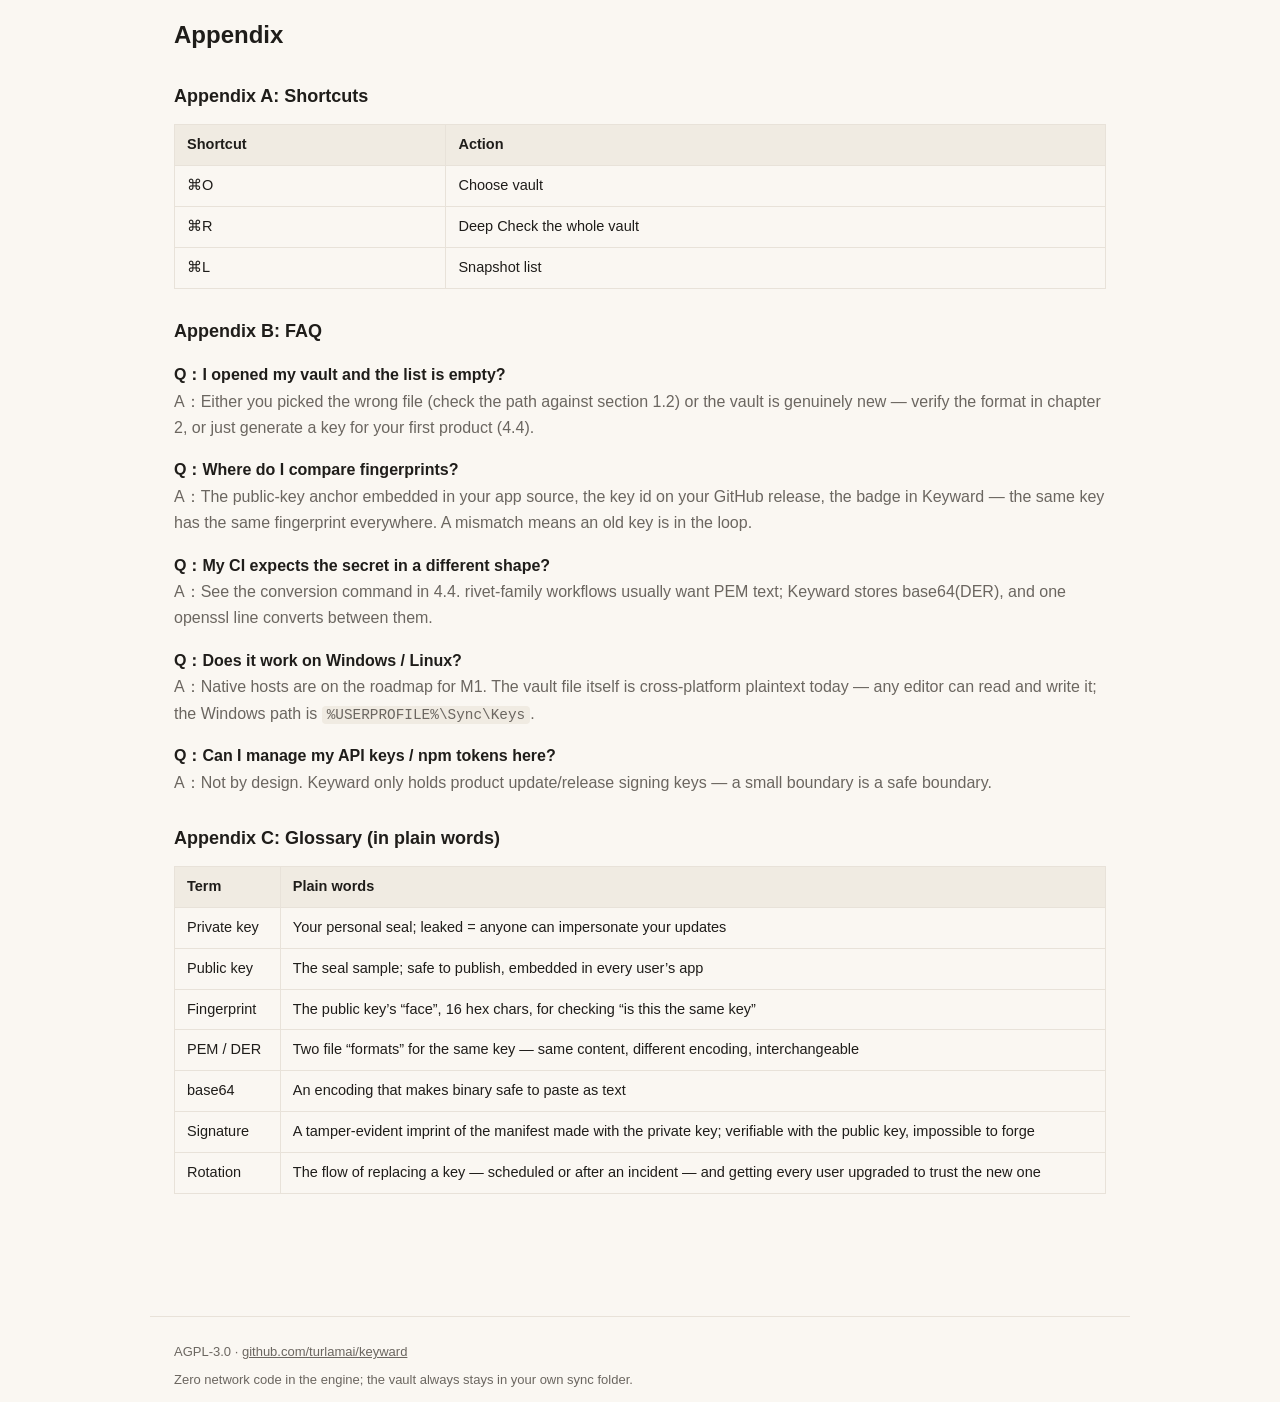
<file: site/guide.html>
<!DOCTYPE html>
<html lang="zh">
<head>
<meta charset="utf-8">
<meta name="viewport" content="width=device-width, initial-scale=1">
<title>Keyward 使用手册 — Guide</title>
<meta name="description" content="Keyward 使用手册：安装、建库/接库、认识界面、日常操作、把钥匙接进 CI、发布带更新的版本、轮换钥匙、事故自救。Bilingual (中文/English) handbook for the release-signing key vault.">
<link rel="stylesheet" href="styles.css">
<script>
  (function () {
    var t = localStorage.getItem('keyward-theme');
    if (!t) t = matchMedia('(prefers-color-scheme: dark)').matches ? 'dark' : 'light';
    document.documentElement.dataset.theme = t;
    var l = localStorage.getItem('keyward-lang');
    if (!l) l = (navigator.language || 'zh').toLowerCase().startsWith('zh') ? 'zh' : 'en';
    document.documentElement.lang = l === 'zh' ? 'zh-CN' : 'en';
  })();
</script>
<script>
var _hmt = _hmt || [];
(function() {
  var hm = document.createElement("script");
  hm.src = "https://hm.baidu.com/hm.js?8e2445912635226bcba0c400bfb6079d";
  var s = document.getElementsByTagName("script")[0];
  s.parentNode.insertBefore(hm, s);
})();
</script>
<style>.lang-menu li.lang-choice{padding:0}.lang-menu .lang-choice button{display:block;width:100%;padding:8px 12px;border:0;background:transparent;color:inherit;font:inherit;text-align:left;cursor:pointer}.lang-menu .lang-choice button:focus-visible{outline:2px solid currentColor;outline-offset:-2px;border-radius:4px}</style>
<style>.guide-status{margin:20px 0;padding:16px 20px;border:1px solid currentColor;border-radius:10px;font-size:.95rem;line-height:1.65}.guide-status p{margin:0 0 8px}.guide-status a{text-decoration:underline;text-underline-offset:4px}html:lang(en) .reader-zh,html:lang(zh) .reader-en{display:none!important}</style>
</head>
<body>
<header class="nav">
  <div class="nav-inner">
    <a class="brand" href="index.html">Keyward</a>
    <nav class="nav-links">
      <a href="index.html" data-i18n="nav.home">首页</a>
      <a href="#background" data-i18n="nav.background">背景</a>
      <a href="#install" data-i18n="nav.install">安装</a>
      <a href="#operations" data-i18n="nav.operations">日常操作</a>
      <a href="#release" data-i18n="nav.release">发版与轮换</a>
      <a href="#appendix" data-i18n="nav.appendix">附录</a>
      <a href="https://github.com/turlamai/keyward" data-i18n="nav.github">GitHub</a>
      <div class="lang-dropdown-wrapper">
        <button class="lang-btn" type="button" aria-label="Switch language">
          <svg width="16" height="16" viewBox="0 0 24 24" fill="none" stroke="currentColor" stroke-width="2" stroke-linecap="round" stroke-linejoin="round"><circle cx="12" cy="12" r="10"></circle><line x1="2" y1="12" x2="22" y2="12"></line><path d="M12 2a15.3 15.3 0 0 1 4 10 15.3 15.3 0 0 1-4 10 15.3 15.3 0 0 1-4-10 15.3 15.3 0 0 1 4-10z"></path></svg>
          <span id="current-lang-label">English</span>
        </button>
        <ul class="lang-menu">
          <li class="lang-choice"><button type="button" onclick="setLanguage('en')">English</button></li>
          <li class="lang-choice"><button type="button" onclick="setLanguage('zh')">简体中文</button></li>
        </ul>
      </div>
      <button class="theme-btn" id="theme-btn" aria-label="Toggle theme">◐</button>
    </nav>
  </div>
</header>

<main>
<section class="hero">
  <p class="kicker" data-i18n="kicker">使用手册 · 双语 · 面向第一次接触更新签名的你</p>
  <h1 data-i18n="title">Keyward 使用手册</h1>
<aside class="guide-status"><p class="reader-en " lang="en">Free release-infrastructure tool under AGPL-3.0; no commercial activation.</p><p class="reader-zh " lang="zh">AGPL-3.0 许可的免费发布基础设施工具，不接商业激活。</p><a class="reader-en" lang="en" href="https://github.com/turlamai/keyward/blob/main/docs/USER-GUIDE.md">Current installation, privacy and recovery</a><a class="reader-zh" lang="zh" href="https://github.com/turlamai/keyward/blob/main/docs/USER-GUIDE.zh-CN.md">当前安装、隐私与恢复</a></aside>
  <p class="lede" data-i18n="lede">
    这本手册面向<strong>第一次接触更新签名</strong>的用户。它不假设你懂任何密码学，
    也不假设你用过任何类似工具。跟着章节一步步做，你会完成：
    安装 → 建库/接库 → 认识界面 → 日常操作 → 把钥匙接进 CI →
    发布带更新的版本 → 轮换钥匙 → 出事时的自救。
  </p>
  <p class="lede" data-i18n="reading">
    读法建议：第 0 章是背景（10 分钟，强烈建议读）；第 1–3 章带你上手；
    第 4–5 章是日常操作参考；第 6 章是发版与轮换（做完一遍你就全通了）；
    附录是速查表，用的时候翻。
  </p>
</section>

<section id="background" class="section">
  <h2 data-i18n="ch0">0. 背景知识：为什么需要这个东西（10 分钟）</h2>

  <h3 data-i18n="ch0-1-t">0.1 你的应用是怎么“自己更新”的</h3>
  <p data-i18n="ch0-1-a">
    你写了一个桌面应用，用户装在了自己电脑上。某天你修了个 bug，发布了 1.0.1 版。
    用户电脑上的 1.0.0 怎么知道该更新、怎么确认下载下来的东西是你发的？
  </p>
  <p data-i18n="ch0-1-b">
    主流方案（Sparkle、Tauri updater、electron-updater、WinSparkle、Google Omaha，
    全都是这一套）分三步：
  </p>
  <ol>
    <li data-i18n="ch0-1-c">你的应用启动时去一个固定网址拉一份<strong>更新清单</strong>（一个小 JSON 文件，里面写着“最新版本是 1.0.1，安装包在哪，它的 SHA-256 是多少”）；</li>
    <li data-i18n="ch0-1-d">清单附带一个<strong>签名</strong>——这是用一把只有你持有的<strong>私钥</strong>对清单内容算出来的数学印记；</li>
    <li data-i18n="ch0-1-e">你的应用出厂时就内置了配对的<strong>公钥</strong>，用它验证签名对得上，才敢下载并安装。</li>
  </ol>
  <p data-i18n="ch0-1-f">
    类比：更新清单是信，私钥是你的私人印章，公钥是发给每个用户的印鉴样本。
    印章只在你手里，别人仿不出你的印。
  </p>

  <h3 data-i18n="ch0-2-t">0.2 唯一的麻烦：那把私钥</h3>
  <p data-i18n="ch0-2-a">
    公钥嵌在应用里，公开没关系。<strong>私钥必须只有你有</strong>——一旦泄漏，别人就能冒充你给所有用户推恶意更新；
    一旦丢失，你就再也发不出任何用户能通过的更新（所有老用户断更）。
  </p>
  <p data-i18n="ch0-2-b">而现实中的事故从来不是黑客，是日常手滑：</p>
  <ul>
    <li data-i18n="ch0-2-c">调试时一条命令把私钥内容打进了聊天记录/日志；</li>
    <li data-i18n="ch0-2-d">测试用的 PEM 文件忘在工作目录里，跟着仓库公开了；</li>
    <li data-i18n="ch0-2-e">私钥只存在 CI 的 secret 里，没留任何备份，有一天手滑删了；</li>
    <li data-i18n="ch0-2-f">轮换了新钥，某个角落里的旧钥副本忘了删。</li>
  </ul>
  <p data-i18n="ch0-2-g">
    <strong>Keyward 就是管这些的</strong>：它给你一个桌面界面，把所有产品的签名钥匙集中在一个文件里
    （放在你自己的同步盘），并替你守住四条纪律——值永不显示（只能复制）、每次改动先自动快照
    （丢了能一键恢复）、一键体检（钥匙是否健康、公私钥是否配对）、生成钥匙直接入库（不留任何散落文件）。
  </p>

  <h3 data-i18n="ch0-3-t">0.3 Keyward 不管什么</h3>
  <ul>
    <li data-i18n="ch0-3-a">密钥库引擎不联网；剪贴板与用户自选同步文件夹仍可能将私钥复制到其他进程或设备。密钥库是明文 INI，不等于硬件安全模块。</li>
    <li data-i18n="ch0-3-b">它<strong>不管理</strong>网站 API key、npm token、SSH 私钥这类东西（只放产品更新/发布签名钥）；</li>
    <li data-i18n="ch0-3-c">它<strong>不发明新格式</strong>——库就是一个纯文本 INI 文件，放在你自己的同步盘里，任何编辑器都能打开它。</li>
  </ul>
</section>

<section id="install" class="section alt">
  <h2 data-i18n="ch1">1. 安装与首次启动</h2>

  <h3 data-i18n="ch1-1-t">1.1 安装（macOS）</h3>
  <p data-i18n="ch1-1-a">两种方式，选其一：</p>
  <p data-i18n="ch1-1-b">
    <strong>方式 A：下载安装包（推荐）</strong><br>
    打开 <code>https://keyward.jrtx.site</code> → 点击“下载” → 下载 DMG →
    双击打开 → 把 Keyward 图标拖进“应用程序”文件夹。
  </p>
  <p data-i18n="ch1-1-c">
    <strong>方式 B：从源码构建（开发者）</strong>
  </p>
  <pre class="code"><code>git clone https://github.com/turlamai/keyward
cd keyward
raco rivet package     # 产物在 dist/keyward.app</code></pre>
  <p data-i18n="ch1-1-d">把 <code>dist/keyward.app</code> 拖进“应用程序”即可。</p>

  <h3 data-i18n="ch1-2-t">1.2 首次启动：选择你的钥匙库</h3>
  <figure class="shot">
    <img src="img/keyward-main-window.png" alt="Keyward first launch: No vault selected, with a Choose Vault button" loading="lazy">
  </figure>
  <p data-i18n="ch1-2-a">
    第一次打开 Keyward，主界面会显示 <strong>“No vault selected”（未选择库）</strong>和一个
    <strong>“Choose Vault…”</strong> 按钮。
  </p>
  <ul>
    <li data-i18n="ch1-2-b"><strong>还没有库？</strong>先跳到第 2 章，花两分钟建一个，再回来点这个按钮。</li>
    <li data-i18n="ch1-2-c"><strong>已有库？</strong>点 “Choose Vault…”，在文件选择框里选中你的 <code>secrets.ini</code>，点“打开”。</li>
  </ul>
  <p data-i18n="ch1-2-d">
    选择会被<strong>永久记住</strong>（存在 <code>~/.keyward/config.json</code>，里面只有路径、没有任何钥值），
    以后每次启动直接进入你的库，不再询问。
  </p>
  <p data-i18n="ch1-2-e">
    这个文件是什么？它就是你的<strong>钥匙库</strong>——一个纯文本 INI 文件。每个产品一个
    <code>[产品名]</code> 小节，小节里一行一条 <code>名字 = 值</code>。它应该放在你的同步盘
    （iCloud/Resilio/坚果云…）里，这样多台设备自然就有备份。Keyward 不关心文件在哪，你选哪它读哪。
  </p>

  <h3 data-i18n="ch1-3-t">1.3 认识界面（30 秒导览）</h3>
  <ul>
    <li data-i18n="ch1-3-a"><strong>左侧栏</strong>：三块概览磁贴（Products 产品总数 / Paired 配对正常的数量 / Attention 需要注意的数量）+ 产品列表。每行前面的小圆点：<strong>绿=健康</strong>，<strong>灰=这个产品还没有钥</strong>，<strong>黄=有问题（点开看）</strong>。</li>
    <li data-i18n="ch1-3-b"><strong>右侧内容区</strong>：点了某个产品后显示它的详情——产品名 + 徽章（条目数 / key id / 指纹 / 状态）、Deep Check 结果徽章、Entries 列表。</li>
    <li data-i18n="ch1-3-c"><strong>底部状态栏</strong>：操作反馈 + 当前库的路径。</li>
    <li data-i18n="ch1-3-d"><strong>快捷键</strong>：<code>⌘O</code> 选择库 · <code>⌘R</code> 一键体检 · <code>⌘L</code> 快照列表。</li>
  </ul>
</section>

<section id="create-vault" class="section">
  <h2 data-i18n="ch2">2. 建库（还没有库的人看这里）</h2>
  <ol>
    <li data-i18n="ch2-a">打开“文本编辑”（TextEdit）或任何纯文本编辑器（<strong>不要用 Word</strong>，要纯文本格式）；</li>
    <li data-i18n="ch2-b">新建一个文件，内容可以先只有一行注释：<pre class="code"><code># 我的更新签名钥库</code></pre></li>
    <li data-i18n="ch2-c">保存为 <code>secrets.ini</code>，位置放进你的同步盘文件夹（例如 <code>~/Sync/Keys/secrets.ini</code>）；</li>
    <li data-i18n="ch2-d">回到 Keyward，点 “Choose Vault…”，选中它。</li>
  </ol>
  <p data-i18n="ch2-e">
    就这些。以后每把钥都以“条目”的形式加进这个小节里（第 4 章教）。
    <strong>不要</strong>把这个文件放进任何 git 仓库。
  </p>
</section>

<section id="deep-check" class="section alt">
  <h2 data-i18n="ch3">3. Deep Check：一键看懂全库健康状况</h2>
  <p data-i18n="ch3-a">
    点右上角 <strong>Deep Check</strong>（或按 <code>⌘R</code>）。Keyward 会把库里每把私钥读出来、
    验证它和公钥是否配对、算出指纹，然后给你一屏结果。
  </p>
  <h3 data-i18n="ch3-b">每个产品的状态词是什么意思、该做什么：</h3>
  <table>
    <thead><tr><th data-i18n="ch3-th1">状态词</th><th data-i18n="ch3-th2">意思</th><th data-i18n="ch3-th3">你要做的事</th></tr></thead>
    <tbody data-i18n="ch3-status-rows"></tbody>
  </table>
  <h3 data-i18n="ch3-c">徽章解读（产品页顶部）：</h3>
  <ul>
    <li data-i18n="ch3-d"><code>entries</code> 这个产品小节有几条；</li>
    <li data-i18n="ch3-e"><code>key id</code> 钥匙代号（如 <code>myapp-2026-10</code>，惯例是 <code>产品名-年-月</code>）；</li>
    <li data-i18n="ch3-f"><code>fingerprint</code> 指纹——公钥的“人脸”，16 位十六进制。<strong>同一把钥在任何地方指纹都一样</strong>，核对两把钥是否相同，对指纹即可；</li>
    <li data-i18n="ch3-g"><code>kind</code> 钥匙类型（Ed25519 / RSA）；</li>
    <li data-i18n="ch3-h"><code>paired</code> 公私钥是否配对（<code>yes</code> 配对 / <code>missing-public</code> 库里没存公钥 / <code>no</code> 对不上）。</li>
  </ul>
</section>

<section id="operations" class="section">
  <h2 data-i18n="ch4">4. 日常操作（每步都截图级）</h2>
  <p data-i18n="ch4-0">
    通用前提：先在左侧点中一个产品（行会高亮），右侧出现它的详情。以下操作都在右侧详情区完成。
  </p>

  <h3 data-i18n="ch4-1-t">4.1 复制一个值（最常用的操作）</h3>
  <p data-i18n="ch4-1-a"><strong>场景</strong>：你要把私钥贴到 GitHub 的 CI secret 里，或贴到应用源码里。</p>
  <ol>
    <li data-i18n="ch4-1-b">选中产品，在 Entries 列表里找到那条（比如 <code>UPDATE_ED25519_PRIVATE_KEY_B64</code>）；</li>
    <li data-i18n="ch4-1-c"><strong>鼠标悬停</strong>在这一行上 → 行尾出现 <strong>Copy</strong> 按钮 → 点击；（或点行尾 <code>⋯</code> 菜单 → “Copy value to clipboard”）</li>
    <li data-i18n="ch4-1-d">值已进剪贴板，去粘贴。<strong>界面上任何地方都不会显示值</strong>——这是故意的，防偷窥防误贴。</li>
  </ol>

  <h3 data-i18n="ch4-2-t">4.2 新建一条</h3>
  <ol>
    <li data-i18n="ch4-2-a">Entries 区右上角 <code>+</code> 菜单 → <strong>New entry…</strong>；</li>
    <li data-i18n="ch4-2-b">弹窗里填两条：NAME（大写字母+数字+下划线，如 <code>UPDATE_ED25519_PRIVATE_KEY_B64</code>）和 value（<strong>必须单行</strong>）；</li>
    <li data-i18n="ch4-2-c">点 Set。每次改动都会先自动拍快照（第 5 章），不怕改错。</li>
  </ol>
  <p data-i18n="ch4-2-d"><strong>命名惯例</strong>（rivet 系产品的三件套，照抄即可）：</p>
  <table>
    <thead><tr><th data-i18n="ch4-2-th1">条目名</th><th data-i18n="ch4-2-th2">装什么</th></tr></thead>
    <tbody data-i18n="ch4-2-rows"></tbody>
  </table>

  <h3 data-i18n="ch4-3-t">4.3 从 PEM 文件导入（手上已有 key.pem 的人）</h3>
  <ol>
    <li data-i18n="ch4-3-a"><code>+</code> 菜单 → <strong>Import PEM file…</strong>（或目标条目的 <code>⋯</code> 菜单 → Import PEM file…）；</li>
    <li data-i18n="ch4-3-b">选你的 <code>xxx.pem</code> 文件；</li>
    <li data-i18n="ch4-3-c">Keyward 把它转成单行 base64 存进库——<strong>原文件还在你手上</strong>，想删现在就可以删了（库里已有完整副本）。</li>
  </ol>

  <h3 data-i18n="ch4-4-t">4.4 生成一把全新的更新钥匙对（从零开始的人看这里）</h3>
  <p data-i18n="ch4-4-a"><strong>场景</strong>：你的产品要做在线更新，这是第一把钥。</p>
  <ol>
    <li data-i18n="ch4-4-b">选中产品 → <code>+</code> 菜单 → <strong>Generate update key…</strong>；</li>
    <li data-i18n="ch4-4-c">看一遍确认框的文字，点 <strong>Generate</strong>；</li>
    <li data-i18n="ch4-4-d">完成后库里自动多出 4 个条目（就是 4.2 表里的三件套 + key id），状态栏会显示新钥匙的<strong>指纹</strong>。</li>
  </ol>
  <p data-i18n="ch4-4-e"><strong>接下来把公钥“钉”进你的应用</strong>（这一步让已装出去的应用认识新钥）：</p>
  <ul>
    <li data-i18n="ch4-4-f">复制 <code>UPDATE_ED25519_PUBLIC_KEY_RAW_TAIL32_B64</code> 的值 → 粘贴到你应用里验签代码的公钥锚位置（rivet 应用在更新模块和原生宿主里，各有一处形如 <code>"XXXX…="</code> 的字符串常量）；</li>
    <li data-i18n="ch4-4-g"><code>UPDATE_ED25519_PUBLIC_KEY_SPKI_B64</code> 的值给需要 DER 形态的地方。</li>
  </ul>
  <p data-i18n="ch4-4-h"><strong>再把私钥配进 CI</strong>（让 CI 能签出合法清单）：</p>
  <ul>
    <li data-i18n="ch4-4-i">GitHub 仓库 → Settings → Secrets and variables → Actions → New repository secret；</li>
    <li data-i18n="ch4-4-j">Name 填你的 workflow 约定的名字（rivet 系常为 <code>UPDATE_ED25519_PRIVATE_KEY</code>，各家不同，看你仓库的 release workflow）；</li>
    <li data-i18n="ch4-4-k">Secret 的值：<strong>注意形态</strong>。Keyward 里存的是 base64(DER)；如果你的 workflow 直接要 PEM 文本，用这一行命令转换（把 <code>base64der</code> 换成你复制的值）：
      <pre class="code"><code>echo 'base64der' | base64 -d | openssl pkey -inform DER</code></pre>
      <span data-i18n="ch4-4-l">输出以 <code>-----BEGIN PRIVATE KEY-----</code> 开头的整段就是 secret 的值。</span>
    </li>
  </ul>

  <h3 data-i18n="ch4-5-t">4.5 删除一条</h3>
  <p data-i18n="ch4-5-a">条目 <code>⋯</code> 菜单 → <strong>Delete…</strong> → 确认。删除前 Keyward 自动拍了快照，删错了去第 5 章恢复。</p>

  <h3 data-i18n="ch4-6-t">4.6 多个库 / 换库</h3>
  <p data-i18n="ch4-6-a">菜单栏 Vault → <strong>Choose Vault…</strong>（⌘O），选另一个 <code>secrets.ini</code>。选择会覆盖记忆（上一次的选择不再保留）。</p>
</section>

<section id="snapshots" class="section alt">
  <h2 data-i18n="ch5">5. 快照：你的“后悔药”</h2>
  <p data-i18n="ch5-a">
    <strong>机制</strong>：每次对库的任何修改（生成/导入/改/删/恢复）之前，Keyward 都会先把整个库原样复制一份，
    存到<strong>库所在文件夹</strong>的 <code>.history/keyward/</code> 里。这个文件夹和库在同一个同步盘里，
    所以每台同步设备上都有一份完整历史。
  </p>
  <p data-i18n="ch5-b">
    <strong>恢复</strong>：工具栏 <strong>Snapshots</strong>（⌘L）→ 每行是一个快照（时间戳+大小）→ 点 <strong>Restore</strong>。
    恢复本身也会先给当前状态拍一张快照，所以“恢复错了”还能再恢复回来。永不丢，放心改。
  </p>
</section>

<section id="release" class="section">
  <h2 data-i18n="ch6">6. 发布一个带更新的版本（完整闭环，做完一遍你就毕业了）</h2>

  <h3 data-i18n="ch6-1-t">6.1 钥匙在发布链路里的位置</h3>
  <pre class="code"><code data-i18n="ch6-1-diagram">Keyward 库 ──复制──▶ GitHub Secret ──CI 发版时读取──▶ 签出 update-manifest.json
                                                            │
已装应用（内置公钥验签）◀── 用户应用自动下载安装 ◀── 发布到 Releases</code></pre>
  <p data-i18n="ch6-1-a">记住三句话：</p>
  <ol>
    <li data-i18n="ch6-1-b"><strong>私钥</strong>只该存在于两处：你的 Keyward 库、GitHub 的 secret；</li>
    <li data-i18n="ch6-1-c"><strong>公钥</strong>嵌在应用源码里（随应用发布给所有用户）；</li>
    <li data-i18n="ch6-1-d">发版时钥匙<strong>不需要动</strong>——CI 自动用 secret 里的私钥签名。</li>
  </ol>

  <h3 data-i18n="ch6-2-t">6.2 第一次给产品配置更新签名（10 分钟）</h3>
  <p data-i18n="ch6-2-a">以一个 rivet 系产品为例（其他框架步骤相同，只是公钥嵌入位置不同）：</p>
  <ol>
    <li data-i18n="ch6-2-b"><strong>生成钥匙</strong>：Keyward 里选中该产品 → Generate update key…（第 4.4 节）；</li>
    <li data-i18n="ch6-2-c"><strong>嵌公钥</strong>：把 <code>UPDATE_ED25519_PUBLIC_KEY_RAW_TAIL32_B64</code> 的值粘贴到应用源码里验签模块的公钥常量（rivet 应用=更新模块一处 + 各原生宿主一处；改完<strong>提交并推送</strong>）；</li>
    <li data-i18n="ch6-2-d"><strong>配 CI secret</strong>：GitHub → Settings → Secrets and variables → Actions → New repository secret（第 4.4 节的形态转换注意）；</li>
    <li data-i18n="ch6-2-e"><strong>发一个版本验证</strong>：打 tag 推送，让 CI 出包。装到你自己机器上，用应用内“检查更新”确认能通过验证并升级。</li>
  </ol>

  <h3 data-i18n="ch6-3-t">6.3 日常发版（钥匙没变时）</h3>
  <p data-i18n="ch6-3-a">
    <strong>钥匙不需要任何操作。</strong>发版前按 <code>⌘R</code> 做 Deep Check，全绿就放心发。
    如果哪个产品不是 <code>ok</code>，先按第 3 章的表处置。
  </p>

  <h3 data-i18n="ch6-4-t">6.4 轮换钥匙（定期保健，或泄漏后自救）</h3>
  <p data-i18n="ch6-4-a"><strong>什么时候轮换</strong>：怀疑泄漏（立即）；或定期（比如每半年）。</p>
  <p data-i18n="ch6-4-b">两阶段流程（先让所有用户“认识”新钥，再启用新钥）：</p>
  <ol>
    <li data-i18n="ch6-4-c"><strong>第一阶段</strong>：在 Keyward 里生成新钥对（它会成为库里该产品的现役钥）。⚠️ <strong>先不要动 GitHub secret</strong>——把<strong>新公钥</strong>嵌进应用源码，正常发一个版本。这个版本用<strong>旧钥签名</strong>，所以老用户能正常自动升级；升级后的用户内置了新公钥。</li>
    <li data-i18n="ch6-4-d"><strong>第二阶段</strong>：等第一阶段版本发布后，把 <strong>GitHub secret 换成新私钥</strong>（第 4.1 节复制 → 粘贴覆盖 secret；注意第 4.4 节的形态转换）。之后再发的版本全部由新钥签名。</li>
    <li data-i18n="ch6-4-e"><strong>收尾</strong>：全机搜索旧钥散件（旧 PEM 文件、旧 secret 名）并删除；Keyward 库里如果还留着旧钥条目，删除（有快照兜底）。</li>
  </ol>
  <p data-i18n="ch6-4-f">
    泄漏后的急迫版本：流程相同，但第一阶段发布后尽快做第二阶段，并在发布说明里告知
    “旧版本用户需手动下载更新一次”。
  </p>

  <h3 data-i18n="ch6-5-t">6.5 事故处理速查</h3>
  <table>
    <thead><tr><th data-i18n="ch6-5-th1">事故</th><th data-i18n="ch6-5-th2">处置</th></tr></thead>
    <tbody data-i18n="ch6-5-rows"></tbody>
  </table>
</section>

<section id="teams" class="section alt">
  <h2 data-i18n="ch7">7. 多设备与团队</h2>
  <ul>
    <li data-i18n="ch7-a">库在同步盘里 = 每台同步设备上都有一份完整钥匙库 + 完整快照历史。在 A 机器上用 Keyward 改了什么，B 机器打开就是新的。</li>
    <li data-i18n="ch7-b">每台机器都装一个 Keyward，都指向同一个 <code>secrets.ini</code>。</li>
    <li data-i18n="ch7-c"><strong>铁律：库（和 <code>.history</code>）永远不进 git、不进网盘分享链接、不进截图。</strong></li>
    <li data-i18n="ch7-d">团队场景（多人可信）：把同步盘成员限制到必需的人；人员离队时轮换所有钥（6.4）。</li>
  </ul>
  <h2 data-i18n="ch8">8. 安全模型，一句话版</h2>
  <p data-i18n="ch8-a">
    库是<strong>明文</strong>的——这是设计决策：同步只发生在你自己的信任设备之间，防“丢”靠多设备同步+快照，
    防“偷”靠各机全盘加密（FileVault / BitLocker / LUKS）。Keyward 引擎零网络代码，钥匙不出你的电脑。
  </p>
</section>

<section id="appendix" class="section">
  <h2 data-i18n="apx">附录</h2>

  <h3 data-i18n="apx-a-t">附录 A：快捷键</h3>
  <table>
    <thead><tr><th data-i18n="apx-a-th1">快捷键</th><th data-i18n="apx-a-th2">动作</th></tr></thead>
    <tbody data-i18n="apx-a-rows"></tbody>
  </table>

  <h3 data-i18n="apx-b-t">附录 B：常见问题</h3>
  <div id="faq"></div>

  <h3 data-i18n="apx-c-t">附录 C：术语表（人话版）</h3>
  <table>
    <thead><tr><th data-i18n="apx-c-th1">词</th><th data-i18n="apx-c-th2">人话</th></tr></thead>
    <tbody data-i18n="apx-c-rows"></tbody>
  </table>
</section>
</main>

<footer>
  <span>AGPL-3.0 · <a href="https://github.com/turlamai/keyward">github.com/turlamai/keyward</a></span>
  <span data-i18n="footer-note">引擎零网络代码；库文件永远在你自己的同步盘里。</span>
</footer>

<script>
(function () {
  var FAQ = {
    zh: [
      ['我打开库，列表是空的？', '要么选错了文件（确认路径与第 1.2 节一致），要么库真的是新的——去第 2 章确认文件内容格式，或直接给第一个产品生成钥匙（4.4）。'],
      ['指纹去哪核对？', '应用源码里嵌的公钥锚、GitHub 发版的 key id、Keyward 的徽章——同一把钥的指纹处处相同。不一致 = 其中有旧钥。'],
      ['我的 CI 要的 secret 形态和库里不一样？', '见 4.4 节的转换命令。rivet 系 workflow 通常吃 PEM 文本；Keyward 库里是 base64(DER)，一行 openssl 互换。'],
      ['Windows / Linux 上能用吗？', '原生壳在路线图 M1。当前库文件本身是跨平台纯文本，任何编辑器可读写；Windows 机器上的对应路径是 <code>%USERPROFILE%\\Sync\\Keys</code>。'],
      ['能管理我的 API key / npm token 吗？', '设计上不放。这里只放产品更新/发布签名钥，边界小才安全。']
    ],
    en: [
      ['I opened my vault and the list is empty?', 'Either you picked the wrong file (check the path against section 1.2) or the vault is genuinely new — verify the format in chapter 2, or just generate a key for your first product (4.4).'],
      ['Where do I compare fingerprints?', 'The public-key anchor embedded in your app source, the key id on your GitHub release, the badge in Keyward — the same key has the same fingerprint everywhere. A mismatch means an old key is in the loop.'],
      ['My CI expects the secret in a different shape?', 'See the conversion command in 4.4. rivet-family workflows usually want PEM text; Keyward stores base64(DER), and one openssl line converts between them.'],
      ['Does it work on Windows / Linux?', 'Native hosts are on the roadmap for M1. The vault file itself is cross-platform plaintext today — any editor can read and write it; the Windows path is <code>%USERPROFILE%\\Sync\\Keys</code>.'],
      ['Can I manage my API keys / npm tokens here?', 'Not by design. Keyward only holds product update/release signing keys — a small boundary is a safe boundary.']
    ]
  };

  var I18N = {
    en: {
      'nav.home': 'Home', 'nav.background': 'Background', 'nav.install': 'Install',
      'nav.operations': 'Daily use', 'nav.release': 'Releases & rotation', 'nav.appendix': 'Appendix',
      'nav.github': 'GitHub',
      'kicker': 'Handbook · bilingual · for your first encounter with update signing',
      'title': 'The Keyward Handbook',
      'lede': 'This handbook is written for users meeting <strong>update signing for the first time</strong>. It assumes no cryptography background and no prior experience with similar tools. Work through the chapters in order and you will cover: install → create/connect a vault → a tour of the UI → daily operations → wiring keys into CI → shipping a version with updates → rotating keys → recovering from an incident.',
      'reading': 'How to read it: chapter 0 is background (10 minutes, strongly recommended); chapters 1–3 get you up and running; chapters 4–5 are the daily-operations reference; chapter 6 is releases and rotation (do it once and you have graduated); the appendix is a cheat sheet for when you need it.',
      'ch0': '0. Background: why this tool exists (10 minutes)',
      'ch0-1-t': '0.1 How your app “updates itself”',
      'ch0-1-a': 'You ship a desktop app; users have it installed on their machines. One day you fix a bug and release 1.0.1. How does the 1.0.0 on the user’s machine know it should update — and how does it trust that the download really came from you?',
      'ch0-1-b': 'Every mainstream scheme (Sparkle, Tauri updater, electron-updater, WinSparkle, Google Omaha — they are all the same) works in three steps:',
      'ch0-1-c': 'On launch, your app fetches an <strong>update manifest</strong> from a fixed URL (a small JSON file: “latest version is 1.0.1, the installer lives here, its SHA-256 is this”);',
      'ch0-1-d': 'The manifest carries a <strong>signature</strong> — a mathematical imprint of the manifest computed with a <strong>private key</strong> only you hold;',
      'ch0-1-e': 'Your app shipped with the matching <strong>public key</strong> built in, and only installs the download once the signature verifies.',
      'ch0-1-f': 'Analogy: the manifest is the letter, the private key is your personal seal, and the public key is the seal impression sample you hand to every user. The seal never leaves your hands, so nobody can forge your print.',
      'ch0-2-t': '0.2 The one awkward part: that private key',
      'ch0-2-a': 'The public key is embedded in the app — being public is fine. The <strong>private key must be yours alone</strong>. If it leaks, someone else can impersonate you and push a malicious update to every user. If it is lost, you can never ship another update any installed user will accept (every existing user is stranded).',
      'ch0-2-b': 'Real-world incidents are never hackers; they are everyday slips:',
      'ch0-2-c': 'A debug command printed the private key into a chat transcript or a log;',
      'ch0-2-d': 'A test PEM file left in the working directory went public with the repo;',
      'ch0-2-e': 'The key lived only in a CI secret, with no backup, until the day it was deleted by accident;',
      'ch0-2-f': 'After a rotation, an old copy of the key survived in some corner and was forgotten.',
      'ch0-2-g': '<strong>Keyward exists to manage exactly this</strong>: a desktop app that keeps the signing keys of all your products in one file (in your own sync folder) and enforces four disciplines — values are never displayed (copy-only), every change snapshots first (one-click restore), one-click health check (is the key readable, do the key pairs match), and in-app generation lands straight in the vault (no stray files, ever).',
      'ch0-3-t': '0.3 What Keyward does not do',
      'ch0-3-a': "The vault engine makes no network requests. Clipboard operations and a user-chosen sync folder can copy private keys to other processes/devices. The vault is plaintext INI, not a hardware security module.",
      'ch0-3-b': 'It does <strong>not manage</strong> website API keys, npm tokens, SSH private keys and the like (only product update/release signing keys);',
      'ch0-3-c': 'It <strong>invents no new format</strong> — the vault is a plain-text INI file in your own sync folder, openable by any editor.',
      'ch1': '1. Install & first launch',
      'ch1-1-t': '1.1 Install (macOS)',
      'ch1-1-a': 'Two ways, pick one:',
      'ch1-1-b': '<strong>Option A: download the installer (recommended)</strong><br>Open <code>https://keyward.jrtx.site</code> → click “Download” → download the DMG → open it → drag Keyward into the Applications folder.',
      'ch1-1-c': '<strong>Option B: build from source (developers)</strong>',
      'ch1-1-d': 'Drag <code>dist/keyward.app</code> into Applications and you are done.',
      'ch1-2-t': '1.2 First launch: choose your vault',
      'ch1-2-a': 'The first time you open Keyward, the main window shows <strong>“No vault selected”</strong> and a <strong>“Choose Vault…”</strong> button.',
      'ch1-2-b': '<strong>No vault yet?</strong> Jump to chapter 2 first, spend two minutes creating one, then come back and click the button.',
      'ch1-2-c': '<strong>Already have one?</strong> Click “Choose Vault…”, select your <code>secrets.ini</code> in the file picker, click Open.',
      'ch1-2-d': 'The choice is <strong>remembered permanently</strong> (stored in <code>~/.keyward/config.json</code>, which holds only the path — never any key values). From then on every launch goes straight into your vault.',
      'ch1-2-e': 'What is this file? It is your <strong>vault</strong> — a plain-text INI file. One <code>[product]</code> section per product, one <code>NAME = value</code> line per entry. Keep it in your sync folder (iCloud/Resilio/Nutstore…) so every device has a backup by default. Keyward does not care where the file lives — wherever you point it, it reads.',
      'ch1-3-t': '1.3 A 30-second tour of the UI',
      'ch1-3-a': '<strong>Sidebar</strong>: three overview tiles (Products / Paired / Attention) plus the product list. The dot before each row: <strong>green = healthy</strong>, <strong>grey = no key yet for this product</strong>, <strong>yellow = something needs a look (click it)</strong>.',
      'ch1-3-b': '<strong>Content pane</strong>: click a product to see its details — the name plus badges (entry count / key id / fingerprint / status), the Deep Check result badges, and the Entries list.',
      'ch1-3-c': '<strong>Status bar</strong>: operation feedback + the current vault path.',
      'ch1-3-d': '<strong>Shortcuts</strong>: <code>⌘O</code> choose vault · <code>⌘R</code> deep check · <code>⌘L</code> snapshots.',
      'ch2': '2. Create a vault (if you do not have one)',
      'ch2-a': 'Open TextEdit or any plain-text editor (<strong>not Word</strong> — it must be plain text);',
      'ch2-b': 'Create a new file; one comment line is enough for a start: <pre class="code"><code># My update-signing key vault</code></pre>',
      'ch2-c': 'Save it as <code>secrets.ini</code>, somewhere in your sync folder (for example <code>~/Sync/Keys/secrets.ini</code>);',
      'ch2-d': 'Back in Keyward, click “Choose Vault…” and select it.',
      'ch2-e': 'That is all. Every key from now on is added as an entry under a product section (chapter 4). <strong>Never</strong> put this file into a git repository.',
      'ch3': '3. Deep Check: the whole vault’s health at a glance',
      'ch3-a': 'Click <strong>Deep Check</strong> in the toolbar (or press <code>⌘R</code>). Keyward reads every private key in the vault, verifies it against the stored public key, computes fingerprints, and lays the result out on one screen.',
      'ch3-b': 'What each product status means, and what to do:',
      'ch3-th1': 'Status', 'ch3-th2': 'Meaning', 'ch3-th3': 'What you should do',
      'ch3-c': 'Reading the badges (top of the product page):',
      'ch3-d': '<code>entries</code> — how many entries this product section has;',
      'ch3-e': '<code>key id</code> — the key’s code name (e.g. <code>myapp-2026-10</code>; the convention is <code>product-year-month</code>);',
      'ch3-f': '<code>fingerprint</code> — the public key’s “face”, 16 hex characters. <strong>The same key has the same fingerprint everywhere</strong>; to check two keys are the same, compare fingerprints;',
      'ch3-g': '<code>kind</code> — the key type (Ed25519 / RSA);',
      'ch3-h': '<code>paired</code> — whether the public and private halves match (<code>yes</code> paired / <code>missing-public</code> no public key stored / <code>no</code> mismatch).',
      'ch4': '4. Daily operations',
      'ch4-0': 'Prerequisite for everything below: click a product in the sidebar (the row highlights) so its details appear on the right. All operations happen in that details pane.',
      'ch4-1-t': '4.1 Copy a value (the most common operation)',
      'ch4-1-a': '<strong>Scenario</strong>: you are about to paste a private key into a GitHub CI secret, or into your app’s source.',
      'ch4-1-b': 'Select the product and find the entry in the Entries list (say <code>UPDATE_ED25519_PRIVATE_KEY_B64</code>);',
      'ch4-1-c': '<strong>Hover</strong> over the row → a <strong>Copy</strong> button appears at the end → click it. (Or open the row’s <code>⋯</code> menu → “Copy value to clipboard”)',
      'ch4-1-d': 'The value is on your clipboard — go paste it. <strong>The value is never displayed anywhere in the UI</strong> — that is deliberate: no shoulder-surfing, no accidental pasting.',
      'ch4-2-t': '4.2 Create an entry',
      'ch4-2-a': 'The <code>+</code> menu at the top of the Entries area → <strong>New entry…</strong>;',
      'ch4-2-b': 'Fill in two fields in the dialog: NAME (capital letters, digits, underscores, e.g. <code>UPDATE_ED25519_PRIVATE_KEY_B64</code>) and value (<strong>must be a single line</strong>);',
      'ch4-2-c': 'Click Set. Every change snapshots first (chapter 5), so mistakes are never final.',
      'ch4-2-d': '<strong>Naming convention</strong> — the rivet-family quartet; copy it as is:',
      'ch4-2-th1': 'Entry name', 'ch4-2-th2': 'What it holds',
      'ch4-3-t': '4.3 Import a PEM file (you already have a key.pem)',
      'ch4-3-a': '<code>+</code> menu → <strong>Import PEM file…</strong> (or the target entry’s <code>⋯</code> menu → Import PEM file…);',
      'ch4-3-b': 'Pick your <code>xxx.pem</code> file;',
      'ch4-3-c': 'Keyward converts it to single-line base64 and stores it in the vault — <strong>the original file is still yours</strong>, and you can delete it right now (the vault already holds a full copy).',
      'ch4-4-t': '4.4 Generate a brand-new update key pair (starting from zero)',
      'ch4-4-a': '<strong>Scenario</strong>: your product is about to ship self-updates; this is its first key.',
      'ch4-4-b': 'Select the product → <code>+</code> menu → <strong>Generate update key…</strong>;',
      'ch4-4-c': 'Read the confirmation text, click <strong>Generate</strong>;',
      'ch4-4-d': 'When it finishes, the vault gains 4 entries (the quartet from 4.2 plus the key id), and the status bar shows the new key’s <strong>fingerprint</strong>.',
      'ch4-4-e': '<strong>Next, pin the public key into your app</strong> (this is how installed apps learn to trust the new key):',
      'ch4-4-f': 'Copy <code>UPDATE_ED25519_PUBLIC_KEY_RAW_TAIL32_B64</code> → paste it into the public-key anchor in your app’s verification code (in rivet apps that is one constant in the updater module and one in each native host, shaped like <code>"XXXX…="</code>);',
      'ch4-4-g': '<code>UPDATE_ED25519_PUBLIC_KEY_SPKI_B64</code> goes wherever DER form is expected.',
      'ch4-4-h': '<strong>Then wire the private key into CI</strong> (so CI can sign valid manifests):',
      'ch4-4-i': 'GitHub repo → Settings → Secrets and variables → Actions → New repository secret;',
      'ch4-4-j': 'For the name, use whatever your workflow expects (rivet-family repos usually use <code>UPDATE_ED25519_PRIVATE_KEY</code>; check your own release workflow);',
      'ch4-4-k': 'The secret’s value: <strong>mind the shape</strong>. Keyward stores base64(DER); if your workflow wants PEM text, convert with this one line (replace <code>base64der</code> with the value you copied): <pre class="code"><code>echo \'base64der\' | base64 -d | openssl pkey -inform DER</code></pre>',
      'ch4-4-l': 'The whole block starting with <code>-----BEGIN PRIVATE KEY-----</code> is the secret’s value.',
      'ch4-5-t': '4.5 Delete an entry',
      'ch4-5-a': 'The entry’s <code>⋯</code> menu → <strong>Delete…</strong> → confirm. Keyward snapshots before deleting; if you regret it, chapter 5 restores.',
      'ch4-6-t': '4.6 Multiple vaults / switching',
      'ch4-6-a': 'Menu bar Vault → <strong>Choose Vault…</strong> (⌘O), pick another <code>secrets.ini</code>. The new choice replaces the remembered one.',
      'ch5': '5. Snapshots: your undo, forever',
      'ch5-a': '<strong>Mechanism</strong>: before any mutation (generate/import/edit/delete/restore), Keyward copies the whole vault as-is into <code>.history/keyward/</code> <strong>next to the vault file</strong>. That folder lives in the same sync folder as the vault, so every synced device carries the full history.',
      'ch5-b': '<strong>Restore</strong>: toolbar <strong>Snapshots</strong> (⌘L) → one row per snapshot (timestamp + size) → <strong>Restore</strong>. Restoring itself snapshots the current state first, so even a bad restore can be undone. Nothing is ever lost; change with confidence.',
      'ch6': '6. Shipping a version with updates (the full loop — do it once and you have graduated)',
      'ch6-1-t': '6.1 Where the key sits in the release path',
      'ch6-1-diagram': 'Keyward vault ──copy──▶ GitHub Secret ──read at release──▶ CI signs update-manifest.json\n                                                            │\nInstalled app (verifies with built-in public key) ◀── users auto-download & install ◀── published to Releases',
      'ch6-1-a': 'Remember three sentences:',
      'ch6-1-b': 'The <strong>private key</strong> should exist in exactly two places: your Keyward vault, and the GitHub secret;',
      'ch6-1-c': 'The <strong>public key</strong> is embedded in the app source (shipped to every user);',
      'ch6-1-d': 'Releases <strong>never touch the keys</strong> — CI signs with the secret automatically.',
      'ch6-2-t': '6.2 First-time update signing for a product (10 minutes)',
      'ch6-2-a': 'Using a rivet-family product as the example (other frameworks are identical except for where the public key gets embedded):',
      'ch6-2-b': '<strong>Generate the key</strong>: select the product in Keyward → Generate update key… (section 4.4);',
      'ch6-2-c': '<strong>Embed the public key</strong>: paste <code>UPDATE_ED25519_PUBLIC_KEY_RAW_TAIL32_B64</code> into the public-key constants of the app’s verification module (rivet apps: one in the updater module + one per native host; then <strong>commit and push</strong>);',
      'ch6-2-d': '<strong>Set the CI secret</strong>: GitHub → Settings → Secrets and variables → Actions → New repository secret (mind the shape conversion in 4.4);',
      'ch6-2-e': '<strong>Ship one version to prove it</strong>: push a tag, let CI build. Install it on your own machine and use the in-app “check for updates” to confirm it verifies and upgrades.',
      'ch6-3-t': '6.3 Everyday releases (key unchanged)',
      'ch6-3-a': '<strong>The keys need nothing at all.</strong> Before releasing, press <code>⌘R</code> for a Deep Check; all green means go. Anything other than <code>ok</code>: handle it per the table in chapter 3 first.',
      'ch6-4-t': '6.4 Rotating keys (regular hygiene, or incident recovery)',
      'ch6-4-a': '<strong>When to rotate</strong>: on suspected leak (immediately); or on a schedule (say every six months).',
      'ch6-4-b': 'The two-phase flow (every user “meets” the new key first; only then does it go live):',
      'ch6-4-c': '<strong>Phase 1</strong>: generate the new key pair in Keyward (it becomes the product’s active key). ⚠️ <strong>Do not touch the GitHub secret yet</strong> — embed the <strong>new public key</strong> in the app source and ship a normal release. That release is <strong>signed with the old key</strong>, so existing users upgrade normally; once upgraded, they carry the new public key.',
      'ch6-4-d': '<strong>Phase 2</strong>: after the phase-1 release has shipped, replace the <strong>GitHub secret with the new private key</strong> (copy per 4.1 → paste over the secret; mind the shape conversion in 4.4). Every release after that is signed by the new key.',
      'ch6-4-e': '<strong>Cleanup</strong>: search every machine for stray copies of the old key (old PEM files, old secret names) and delete them; if the vault still holds old key entries, delete them too (snapshots have your back).',
      'ch6-4-f': 'Urgent release after a leak: same flow, but move to phase 2 as soon as the phase-1 release is out, and say in the release notes that “users on old versions need to update manually once”.',
      'ch6-5-t': '6.5 Incident quick reference',
      'ch6-5-th1': 'Incident', 'ch6-5-th2': 'Response',
      'ch7': '7. Multiple devices & teams',
      'ch7-a': 'The vault lives in the sync folder = every synced device has the full key vault + the full snapshot history. Change something on machine A with Keyward; machine B is up to date the moment it opens.',
      'ch7-b': 'Install Keyward on every machine, all pointing at the same <code>secrets.ini</code>.',
      'ch7-c': '<strong>Iron rule: the vault (and <code>.history</code>) never goes into git, never into a shared cloud link, never into a screenshot.</strong>',
      'ch7-d': 'Teams (small and trusted): keep sync-folder membership to the people who need it; when someone leaves, rotate all keys (6.4).',
      'ch8': '8. The security model, in one sentence',
      'ch8-a': 'The vault is <strong>plaintext</strong> — by design: sync happens only between your own trusted devices; “lost” is answered by multi-device sync + snapshots, “stolen” by full-disk encryption on every machine (FileVault / BitLocker / LUKS). The Keyward engine has zero network code; keys never leave your computer.',
      'apx': 'Appendix',
      'apx-a-t': 'Appendix A: Shortcuts',
      'apx-a-th1': 'Shortcut', 'apx-a-th2': 'Action',
      'apx-b-t': 'Appendix B: FAQ',
      'apx-c-t': 'Appendix C: Glossary (in plain words)',
      'apx-c-th1': 'Term', 'apx-c-th2': 'Plain words',
      'footer-note': 'Zero network code in the engine; the vault always stays in your own sync folder.'
    },
    zh: {
      'nav.home': '首页', 'nav.background': '背景', 'nav.install': '安装',
      'nav.operations': '日常操作', 'nav.release': '发版与轮换', 'nav.appendix': '附录',
      'nav.github': 'GitHub',
      'kicker': '使用手册 · 双语 · 面向第一次接触更新签名的你',
      'title': 'Keyward 使用手册',
      'lede': '这本手册面向<strong>第一次接触更新签名</strong>的用户。它不假设你懂任何密码学，也不假设你用过任何类似工具。跟着章节一步步做，你会完成：安装 → 建库/接库 → 认识界面 → 日常操作 → 把钥匙接进 CI → 发布带更新的版本 → 轮换钥匙 → 出事时的自救。',
      'reading': '读法建议：第 0 章是背景（10 分钟，强烈建议读）；第 1–3 章带你上手；第 4–5 章是日常操作参考；第 6 章是发版与轮换（做完一遍你就全通了）；附录是速查表，用的时候翻。',
      'ch0': '0. 背景知识：为什么需要这个东西（10 分钟）',
      'ch0-1-t': '0.1 你的应用是怎么“自己更新”的',
      'ch0-1-a': '你写了一个桌面应用，用户装在了自己电脑上。某天你修了个 bug，发布了 1.0.1 版。用户电脑上的 1.0.0 怎么知道该更新、怎么确认下载下来的东西是你发的？',
      'ch0-1-b': '主流方案（Sparkle、Tauri updater、electron-updater、WinSparkle、Google Omaha，全都是这一套）分三步：',
      'ch0-1-c': '你的应用启动时去一个固定网址拉一份<strong>更新清单</strong>（一个小 JSON 文件，里面写着“最新版本是 1.0.1，安装包在哪，它的 SHA-256 是多少”）；',
      'ch0-1-d': '清单附带一个<strong>签名</strong>——这是用一把只有你持有的<strong>私钥</strong>对清单内容算出来的数学印记；',
      'ch0-1-e': '你的应用出厂时就内置了配对的<strong>公钥</strong>，用它验证签名对得上，才敢下载并安装。',
      'ch0-1-f': '类比：更新清单是信，私钥是你的私人印章，公钥是发给每个用户的印鉴样本。印章只在你手里，别人仿不出你的印。',
      'ch0-2-t': '0.2 唯一的麻烦：那把私钥',
      'ch0-2-a': '公钥嵌在应用里，公开没关系。<strong>私钥必须只有你有</strong>——一旦泄漏，别人就能冒充你给所有用户推恶意更新；一旦丢失，你就再也发不出任何用户能通过的更新（所有老用户断更）。',
      'ch0-2-b': '而现实中的事故从来不是黑客，是日常手滑：',
      'ch0-2-c': '调试时一条命令把私钥内容打进了聊天记录/日志；',
      'ch0-2-d': '测试用的 PEM 文件忘在工作目录里，跟着仓库公开了；',
      'ch0-2-e': '私钥只存在 CI 的 secret 里，没留任何备份，有一天手滑删了；',
      'ch0-2-f': '轮换了新钥，某个角落里的旧钥副本忘了删。',
      'ch0-2-g': '<strong>Keyward 就是管这些的</strong>：它给你一个桌面界面，把所有产品的签名钥匙集中在一个文件里（放在你自己的同步盘），并替你守住四条纪律——值永不显示（只能复制）、每次改动先自动快照（丢了能一键恢复）、一键体检（钥匙是否健康、公私钥是否配对）、生成钥匙直接入库（不留任何散落文件）。',
      'ch0-3-t': '0.3 Keyward 不管什么',
      'ch0-3-a': "密钥库引擎不联网；剪贴板与用户自选同步文件夹仍可能将私钥复制到其他进程或设备。密钥库是明文 INI，不等于硬件安全模块。",
      'ch0-3-b': '它<strong>不管理</strong>网站 API key、npm token、SSH 私钥这类东西（只放产品更新/发布签名钥）；',
      'ch0-3-c': '它<strong>不发明新格式</strong>——库就是一个纯文本 INI 文件，放在你自己的同步盘里，任何编辑器都能打开它。',
      'ch1': '1. 安装与首次启动',
      'ch1-1-t': '1.1 安装（macOS）',
      'ch1-1-a': '两种方式，选其一：',
      'ch1-1-b': '<strong>方式 A：下载安装包（推荐）</strong><br>打开 <code>https://keyward.jrtx.site</code> → 点击“下载” → 下载 DMG → 双击打开 → 把 Keyward 图标拖进“应用程序”文件夹。',
      'ch1-1-c': '<strong>方式 B：从源码构建（开发者）</strong>',
      'ch1-1-d': '把 <code>dist/keyward.app</code> 拖进“应用程序”即可。',
      'ch1-2-t': '1.2 首次启动：选择你的钥匙库',
      'ch1-2-a': '第一次打开 Keyward，主界面会显示 <strong>“No vault selected”（未选择库）</strong>和一个 <strong>“Choose Vault…”</strong> 按钮。',
      'ch1-2-b': '<strong>还没有库？</strong>先跳到第 2 章，花两分钟建一个，再回来点这个按钮。',
      'ch1-2-c': '<strong>已有库？</strong>点 “Choose Vault…”，在文件选择框里选中你的 <code>secrets.ini</code>，点“打开”。',
      'ch1-2-d': '选择会被<strong>永久记住</strong>（存在 <code>~/.keyward/config.json</code>，里面只有路径、没有任何钥值），以后每次启动直接进入你的库，不再询问。',
      'ch1-2-e': '这个文件是什么？它就是你的<strong>钥匙库</strong>——一个纯文本 INI 文件。每个产品一个 <code>[产品名]</code> 小节，小节里一行一条 <code>名字 = 值</code>。它应该放在你的同步盘（iCloud/Resilio/坚果云…）里，这样多台设备自然就有备份。Keyward 不关心文件在哪，你选哪它读哪。',
      'ch1-3-t': '1.3 认识界面（30 秒导览）',
      'ch1-3-a': '<strong>左侧栏</strong>：三块概览磁贴（Products 产品总数 / Paired 配对正常的数量 / Attention 需要注意的数量）+ 产品列表。每行前面的小圆点：<strong>绿=健康</strong>，<strong>灰=这个产品还没有钥</strong>，<strong>黄=有问题（点开看）</strong>。',
      'ch1-3-b': '<strong>右侧内容区</strong>：点了某个产品后显示它的详情——产品名 + 徽章（条目数 / key id / 指纹 / 状态）、Deep Check 结果徽章、Entries 列表。',
      'ch1-3-c': '<strong>底部状态栏</strong>：操作反馈 + 当前库的路径。',
      'ch1-3-d': '<strong>快捷键</strong>：<code>⌘O</code> 选择库 · <code>⌘R</code> 一键体检 · <code>⌘L</code> 快照列表。',
      'ch2': '2. 建库（还没有库的人看这里）',
      'ch2-a': '打开“文本编辑”（TextEdit）或任何纯文本编辑器（<strong>不要用 Word</strong>，要纯文本格式）；',
      'ch2-b': '新建一个文件，内容可以先只有一行注释：<pre class="code"><code># 我的更新签名钥库</code></pre>',
      'ch2-c': '保存为 <code>secrets.ini</code>，位置放进你的同步盘文件夹（例如 <code>~/Sync/Keys/secrets.ini</code>）；',
      'ch2-d': '回到 Keyward，点 “Choose Vault…”，选中它。',
      'ch2-e': '就这些。以后每把钥都以“条目”的形式加进这个小节里（第 4 章教）。<strong>不要</strong>把这个文件放进任何 git 仓库。',
      'ch3': '3. Deep Check：一键看懂全库健康状况',
      'ch3-a': '点右上角 <strong>Deep Check</strong>（或按 <code>⌘R</code>）。Keyward 会把库里每把私钥读出来、验证它和公钥是否配对、算出指纹，然后给你一屏结果。',
      'ch3-b': '每个产品的状态词是什么意思、该做什么：',
      'ch3-th1': '状态词', 'ch3-th2': '意思', 'ch3-th3': '你要做的事',
      'ch3-c': '徽章解读（产品页顶部）：',
      'ch3-d': '<code>entries</code> 这个产品小节有几条；',
      'ch3-e': '<code>key id</code> 钥匙代号（如 <code>myapp-2026-10</code>，惯例是 <code>产品名-年-月</code>）；',
      'ch3-f': '<code>fingerprint</code> 指纹——公钥的“人脸”，16 位十六进制。<strong>同一把钥在任何地方指纹都一样</strong>，核对两把钥是否相同，对指纹即可；',
      'ch3-g': '<code>kind</code> 钥匙类型（Ed25519 / RSA）；',
      'ch3-h': '<code>paired</code> 公私钥是否配对（<code>yes</code> 配对 / <code>missing-public</code> 库里没存公钥 / <code>no</code> 对不上）。',
      'ch4': '4. 日常操作（每步都截图级）',
      'ch4-0': '通用前提：先在左侧点中一个产品（行会高亮），右侧出现它的详情。以下操作都在右侧详情区完成。',
      'ch4-1-t': '4.1 复制一个值（最常用的操作）',
      'ch4-1-a': '<strong>场景</strong>：你要把私钥贴到 GitHub 的 CI secret 里，或贴到应用源码里。',
      'ch4-1-b': '选中产品，在 Entries 列表里找到那条（比如 <code>UPDATE_ED25519_PRIVATE_KEY_B64</code>）；',
      'ch4-1-c': '<strong>鼠标悬停</strong>在这一行上 → 行尾出现 <strong>Copy</strong> 按钮 → 点击；（或点行尾 <code>⋯</code> 菜单 → “Copy value to clipboard”）',
      'ch4-1-d': '值已进剪贴板，去粘贴。<strong>界面上任何地方都不会显示值</strong>——这是故意的，防偷窥防误贴。',
      'ch4-2-t': '4.2 新建一条',
      'ch4-2-a': 'Entries 区右上角 <code>+</code> 菜单 → <strong>New entry…</strong>；',
      'ch4-2-b': '弹窗里填两条：NAME（大写字母+数字+下划线，如 <code>UPDATE_ED25519_PRIVATE_KEY_B64</code>）和 value（<strong>必须单行</strong>）；',
      'ch4-2-c': '点 Set。每次改动都会先自动拍快照（第 5 章），不怕改错。',
      'ch4-2-d': '<strong>命名惯例</strong>（rivet 系产品的三件套，照抄即可）：',
      'ch4-2-th1': '条目名', 'ch4-2-th2': '装什么',
      'ch4-3-t': '4.3 从 PEM 文件导入（手上已有 key.pem 的人）',
      'ch4-3-a': '<code>+</code> 菜单 → <strong>Import PEM file…</strong>（或目标条目的 <code>⋯</code> 菜单 → Import PEM file…）；',
      'ch4-3-b': '选你的 <code>xxx.pem</code> 文件；',
      'ch4-3-c': 'Keyward 把它转成单行 base64 存进库——<strong>原文件还在你手上</strong>，想删现在就可以删了（库里已有完整副本）。',
      'ch4-4-t': '4.4 生成一把全新的更新钥匙对（从零开始的人看这里）',
      'ch4-4-a': '<strong>场景</strong>：你的产品要做在线更新，这是第一把钥。',
      'ch4-4-b': '选中产品 → <code>+</code> 菜单 → <strong>Generate update key…</strong>；',
      'ch4-4-c': '看一遍确认框的文字，点 <strong>Generate</strong>；',
      'ch4-4-d': '完成后库里自动多出 4 个条目（就是 4.2 表里的三件套 + key id），状态栏会显示新钥匙的<strong>指纹</strong>。',
      'ch4-4-e': '<strong>接下来把公钥“钉”进你的应用</strong>（这一步让已装出去的应用认识新钥）：',
      'ch4-4-f': '复制 <code>UPDATE_ED25519_PUBLIC_KEY_RAW_TAIL32_B64</code> 的值 → 粘贴到你应用里验签代码的公钥锚位置（rivet 应用在更新模块和原生宿主里，各有一处形如 <code>"XXXX…="</code> 的字符串常量）；',
      'ch4-4-g': '<code>UPDATE_ED25519_PUBLIC_KEY_SPKI_B64</code> 的值给需要 DER 形态的地方。',
      'ch4-4-h': '<strong>再把私钥配进 CI</strong>（让 CI 能签出合法清单）：',
      'ch4-4-i': 'GitHub 仓库 → Settings → Secrets and variables → Actions → New repository secret；',
      'ch4-4-j': 'Name 填你的 workflow 约定的名字（rivet 系常为 <code>UPDATE_ED25519_PRIVATE_KEY</code>，各家不同，看你仓库的 release workflow）；',
      'ch4-4-k': 'Secret 的值：<strong>注意形态</strong>。Keyward 里存的是 base64(DER)；如果你的 workflow 直接要 PEM 文本，用这一行命令转换（把 <code>base64der</code> 换成你复制的值）：<pre class="code"><code>echo \'base64der\' | base64 -d | openssl pkey -inform DER</code></pre>',
      'ch4-4-l': '输出以 <code>-----BEGIN PRIVATE KEY-----</code> 开头的整段就是 secret 的值。',
      'ch4-5-t': '4.5 删除一条',
      'ch4-5-a': '条目 <code>⋯</code> 菜单 → <strong>Delete…</strong> → 确认。删除前 Keyward 自动拍了快照，删错了去第 5 章恢复。',
      'ch4-6-t': '4.6 多个库 / 换库',
      'ch4-6-a': '菜单栏 Vault → <strong>Choose Vault…</strong>（⌘O），选另一个 <code>secrets.ini</code>。选择会覆盖记忆（上一次的选择不再保留）。',
      'ch5': '5. 快照：你的“后悔药”',
      'ch5-a': '<strong>机制</strong>：每次对库的任何修改（生成/导入/改/删/恢复）之前，Keyward 都会先把整个库原样复制一份，存到<strong>库所在文件夹</strong>的 <code>.history/keyward/</code> 里。这个文件夹和库在同一个同步盘里，所以每台同步设备上都有一份完整历史。',
      'ch5-b': '<strong>恢复</strong>：工具栏 <strong>Snapshots</strong>（⌘L）→ 每行是一个快照（时间戳+大小）→ 点 <strong>Restore</strong>。恢复本身也会先给当前状态拍一张快照，所以“恢复错了”还能再恢复回来。永不丢，放心改。',
      'ch6': '6. 发布一个带更新的版本（完整闭环，做完一遍你就毕业了）',
      'ch6-1-t': '6.1 钥匙在发布链路里的位置',
      'ch6-1-diagram': 'Keyward 库 ──复制──▶ GitHub Secret ──CI 发版时读取──▶ 签出 update-manifest.json\n                                                            │\n已装应用（内置公钥验签）◀── 用户应用自动下载安装 ◀── 发布到 Releases',
      'ch6-1-a': '记住三句话：',
      'ch6-1-b': '<strong>私钥</strong>只该存在于两处：你的 Keyward 库、GitHub 的 secret；',
      'ch6-1-c': '<strong>公钥</strong>嵌在应用源码里（随应用发布给所有用户）；',
      'ch6-1-d': '发版时钥匙<strong>不需要动</strong>——CI 自动用 secret 里的私钥签名。',
      'ch6-2-t': '6.2 第一次给产品配置更新签名（10 分钟）',
      'ch6-2-a': '以一个 rivet 系产品为例（其他框架步骤相同，只是公钥嵌入位置不同）：',
      'ch6-2-b': '<strong>生成钥匙</strong>：Keyward 里选中该产品 → Generate update key…（第 4.4 节）；',
      'ch6-2-c': '<strong>嵌公钥</strong>：把 <code>UPDATE_ED25519_PUBLIC_KEY_RAW_TAIL32_B64</code> 的值粘贴到应用源码里验签模块的公钥常量（rivet 应用=更新模块一处 + 各原生宿主一处；改完<strong>提交并推送</strong>）；',
      'ch6-2-d': '<strong>配 CI secret</strong>：GitHub → Settings → Secrets and variables → Actions → New repository secret（第 4.4 节的形态转换注意）；',
      'ch6-2-e': '<strong>发一个版本验证</strong>：打 tag 推送，让 CI 出包。装到你自己机器上，用应用内“检查更新”确认能通过验证并升级。',
      'ch6-3-t': '6.3 日常发版（钥匙没变时）',
      'ch6-3-a': '<strong>钥匙不需要任何操作。</strong>发版前按 <code>⌘R</code> 做 Deep Check，全绿就放心发。如果哪个产品不是 <code>ok</code>，先按第 3 章的表处置。',
      'ch6-4-t': '6.4 轮换钥匙（定期保健，或泄漏后自救）',
      'ch6-4-a': '<strong>什么时候轮换</strong>：怀疑泄漏（立即）；或定期（比如每半年）。',
      'ch6-4-b': '两阶段流程（先让所有用户“认识”新钥，再启用新钥）：',
      'ch6-4-c': '<strong>第一阶段</strong>：在 Keyward 里生成新钥对（它会成为库里该产品的现役钥）。⚠️ <strong>先不要动 GitHub secret</strong>——把<strong>新公钥</strong>嵌进应用源码，正常发一个版本。这个版本用<strong>旧钥签名</strong>，所以老用户能正常自动升级；升级后的用户内置了新公钥。',
      'ch6-4-d': '<strong>第二阶段</strong>：等第一阶段版本发布后，把 <strong>GitHub secret 换成新私钥</strong>（第 4.1 节复制 → 粘贴覆盖 secret；注意第 4.4 节的形态转换）。之后再发的版本全部由新钥签名。',
      'ch6-4-e': '<strong>收尾</strong>：全机搜索旧钥散件（旧 PEM 文件、旧 secret 名）并删除；Keyward 库里如果还留着旧钥条目，删除（有快照兜底）。',
      'ch6-4-f': '泄漏后的急迫版本：流程相同，但第一阶段发布后尽快做第二阶段，并在发布说明里告知“旧版本用户需手动下载更新一次”。',
      'ch6-5-t': '6.5 事故处理速查',
      'ch6-5-th1': '事故', 'ch6-5-th2': '处置',
      'ch7': '7. 多设备与团队',
      'ch7-a': '库在同步盘里 = 每台同步设备上都有一份完整钥匙库 + 完整快照历史。在 A 机器上用 Keyward 改了什么，B 机器打开就是新的。',
      'ch7-b': '每台机器都装一个 Keyward，都指向同一个 <code>secrets.ini</code>。',
      'ch7-c': '<strong>铁律：库（和 <code>.history</code>）永远不进 git、不进网盘分享链接、不进截图。</strong>',
      'ch7-d': '团队场景（多人可信）：把同步盘成员限制到必需的人；人员离队时轮换所有钥（6.4）。',
      'ch8': '8. 安全模型，一句话版',
      'ch8-a': '库是<strong>明文</strong>的——这是设计决策：同步只发生在你自己的信任设备之间，防“丢”靠多设备同步+快照，防“偷”靠各机全盘加密（FileVault / BitLocker / LUKS）。Keyward 引擎零网络代码，钥匙不出你的电脑。',
      'apx': '附录',
      'apx-a-t': '附录 A：快捷键',
      'apx-a-th1': '快捷键', 'apx-a-th2': '动作',
      'apx-b-t': '附录 B：常见问题',
      'apx-c-t': '附录 C：术语表（人话版）',
      'apx-c-th1': '词', 'apx-c-th2': '人话',
      'footer-note': '引擎零网络代码；库文件永远在你自己的同步盘里。'
    }
  };

  var TABLES = {
    'ch3-status-rows': {
      zh: [
        ['<code>ok</code>', '钥匙能读、公私钥配对正常', '无，健康'],
        ['<code>no-key</code>', '这个产品小节里还没有任何私钥条目', '想给它配钥→第 4.4 节生成'],
        ['<code>empty:N</code>', '有 N 条空值条目', '点开看哪条空了，补值或删掉'],
        ['<code>missing-public</code>', '有私钥，但库里没存对应公钥', '不影响功能（公钥可从私钥推导），想补全→第 4.4 节说明'],
        ['<code>pair-mismatch</code>', '⚠️ 私钥和库里的公钥<strong>对不上</strong>！', '十有八九是贴错了值。核对是哪把钥对哪把公钥；确定不了就重新生成（第 4.4 节）'],
        ['<code>key-unreadable</code>', '⚠️ 私钥条目的值不是合法钥匙', '值被截断或贴错了。删除后重新生成/导入'],
        ['<code>N orphan lines</code>（文件行）', '库里有 N 行“游离内容”——多半是多行粘贴的残骸', '这些行可能是钥材料残片，用编辑器打开库，删除那些行（行号已给你）']
      ],
      en: [
        ['<code>ok</code>', 'The key reads fine and pairs with its stored public key', 'Nothing — healthy'],
        ['<code>no-key</code>', 'This product section has no private-key entries yet', 'Want a key? Generate one in section 4.4'],
        ['<code>empty:N</code>', 'N entries have empty values', 'Open it, see which entry is empty; fill it or delete it'],
        ['<code>missing-public</code>', 'There is a private key but no matching public key stored', 'Harmless (the public half derives from the private); to store it, see 4.4'],
        ['<code>pair-mismatch</code>', '⚠️ The private key and the stored public key <strong>do not match</strong>!', 'Almost always a paste mistake. Check which key pairs with which public key; when in doubt, regenerate (4.4)'],
        ['<code>key-unreadable</code>', '⚠️ The private-key entry’s value is not a valid key', 'The value was truncated or pasted wrong. Delete, then regenerate/re-import'],
        ['<code>N orphan lines</code> (file lines)', 'The vault has N “floating” lines — usually residue from a multi-line paste', 'Those lines may be key-material fragments; open the vault in an editor and delete them (line numbers are given)']
      ]
    },
    'ch4-2-rows': {
      zh: [
        ['<code>UPDATE_ED25519_PRIVATE_KEY_B64</code>', '私钥（base64 编码的 DER）'],
        ['<code>UPDATE_ED25519_PUBLIC_KEY_SPKI_B64</code>', '公钥（base64 编码的 SPKI DER）'],
        ['<code>UPDATE_ED25519_PUBLIC_KEY_RAW_TAIL32_B64</code>', '公钥的裸 32 字节形态（base64）'],
        ['<code>RIVET_UPDATE_KEY_ID</code>', '钥匙代号，<code>产品名-年-月</code>']
      ],
      en: [
        ['<code>UPDATE_ED25519_PRIVATE_KEY_B64</code>', 'The private key (base64-encoded DER)'],
        ['<code>UPDATE_ED25519_PUBLIC_KEY_SPKI_B64</code>', 'The public key (base64-encoded SPKI DER)'],
        ['<code>UPDATE_ED25519_PUBLIC_KEY_RAW_TAIL32_B64</code>', 'The public key’s raw 32-byte form (base64)'],
        ['<code>RIVET_UPDATE_KEY_ID</code>', 'The key’s code name, <code>product-year-month</code>']
      ]
    },
    'ch6-5-rows': {
      zh: [
        ['私钥泄漏进日志/聊天', '立即走 6.4 轮换，旧钥视为永久作废'],
        ['误删了条目/改坏了库', 'Snapshots（⌘L）→ 找改动前的快照 → Restore'],
        ['手滑删了整个 secrets.ini', '同步盘回收/<code>.history/keyward/</code> 里全是历史版本，复制回来；Keyward 重新 Choose Vault'],
        ['升级 Keyward 后打不开库', '库格式就是纯文本 INI，Keyward 向后兼容；用编辑器打开检查是否被其他程序改坏']
      ],
      en: [
        ['Private key leaked into a log/chat', 'Rotate now per 6.4; treat the old key as revoked forever'],
        ['Deleted an entry / mangled the vault', 'Snapshots (⌘L) → pick the snapshot from before the change → Restore'],
        ['Deleted the whole secrets.ini by accident', 'The sync folder’s trash / <code>.history/keyward/</code> is full of past versions — copy one back, then Choose Vault again in Keyward'],
        ['Vault won’t open after upgrading Keyward', 'The vault format is plain-text INI and Keyward is backward compatible; open it in an editor and check whether another program corrupted it']
      ]
    },
    'apx-a-rows': {
      zh: [
        ['⌘O', '选择钥匙库'],
        ['⌘R', 'Deep Check 全库体检'],
        ['⌘L', '快照列表']
      ],
      en: [
        ['⌘O', 'Choose vault'],
        ['⌘R', 'Deep Check the whole vault'],
        ['⌘L', 'Snapshot list']
      ]
    },
    'apx-c-rows': {
      zh: [
        ['私钥', '你的私人印章，泄了=别人能冒充你发更新'],
        ['公钥', '印鉴样本，公开无妨，嵌在每个用户的应用里'],
        ['指纹', '公钥的“人脸”，16 位十六进制，用于核对“是不是同一把钥”'],
        ['PEM / DER', '钥匙的两种“文件格式”，内容相同、编码不同，可互换'],
        ['base64', '把二进制变成“能安全贴在文本里”的编码方式'],
        ['签名', '用私钥对清单算出的防伪印记，公钥可验证、不可伪造'],
        ['轮换', '定期或事故后换新钥并让所有用户升级认识它的流程']
      ],
      en: [
        ['Private key', 'Your personal seal; leaked = anyone can impersonate your updates'],
        ['Public key', 'The seal sample; safe to publish, embedded in every user’s app'],
        ['Fingerprint', 'The public key’s “face”, 16 hex chars, for checking “is this the same key”'],
        ['PEM / DER', 'Two file “formats” for the same key — same content, different encoding, interchangeable'],
        ['base64', 'An encoding that makes binary safe to paste as text'],
        ['Signature', 'A tamper-evident imprint of the manifest made with the private key; verifiable with the public key, impossible to forge'],
        ['Rotation', 'The flow of replacing a key — scheduled or after an incident — and getting every user upgraded to trust the new one']
      ]
    }
  };

  function renderFaq(lang) {
    var host = document.getElementById('faq');
    host.innerHTML = FAQ[lang].map(function (item) {
      return '<p><strong>Q：' + item[0] + '</strong><br>A：' + item[1] + '</p>';
    }).join('');
  }

  function setLang(lang) {
    document.documentElement.lang = lang === 'zh' ? 'zh-CN' : 'en';
    var dict = I18N[lang];
    document.querySelectorAll('[data-i18n]').forEach(function (el) {
      var key = el.getAttribute('data-i18n');
      if (dict[key] !== undefined) el.innerHTML = dict[key];
    });
    Object.keys(TABLES).forEach(function (id) {
      var body = document.querySelector('tbody[data-i18n="' + id + '"]');
      if (body) body.innerHTML = TABLES[id][lang].map(function (row) {
        return '<tr>' + row.map(function (cell) { return '<td>' + cell + '</td>'; }).join('') + '</tr>';
      }).join('');
    });
    renderFaq(lang);
    document.getElementById('current-lang-label').textContent = lang === 'zh' ? '简体中文' : 'English';
    localStorage.setItem('keyward-lang', lang);
  }

  window.setLanguage = setLang;

  document.querySelector('.lang-btn').addEventListener('click', function () {
    document.querySelector('.lang-menu').classList.toggle('open');
  });

  document.getElementById('theme-btn').addEventListener('click', function () {
    var next = document.documentElement.dataset.theme === 'dark' ? 'light' : 'dark';
    document.documentElement.dataset.theme = next;
    localStorage.setItem('keyward-theme', next);
  });

  setLang(document.documentElement.lang === 'zh-CN' ? 'zh' : 'en');
})();
</script>
</body>
</html>
</file>
<file: site/styles.css>
/* Keyward product site — shared warm palette aligned with the product
   line (payback/taskly values), light & dark, zero dependencies. */
:root {
  --bg: #faf7f2;
  --surface: #ffffff;
  --ink: #1f1d1a;
  --muted: #6b6660;
  --line: #e8e2d9;
  --accent: #c15f3c;
  --accent-soft: #f7e5dd;
  --accent-ink: #ffffff;
  --chip-bg: #f0ebe2;
  --radius: 14px;
}
:root[data-theme="dark"] {
  --bg: #1b1a18;
  --surface: #24221f;
  --ink: #ece9e2;
  --muted: #a6a099;
  --line: #35322d;
  --accent: #d08a6e;
  --accent-soft: #3a2d27;
  --accent-ink: #1b1a18;
  --chip-bg: #2e2b27;
}

* { box-sizing: border-box; }
html { scroll-behavior: smooth; }
body {
  margin: 0;
  background: var(--bg);
  color: var(--ink);
  font: 16px/1.65 ui-sans-serif, -apple-system, "PingFang SC", "Segoe UI", sans-serif;
  -webkit-font-smoothing: antialiased;
}
main { max-width: 980px; margin: 0 auto; padding: 0 24px 64px; }

/* ---- nav ---- */
.nav { border-bottom: 1px solid var(--line); background: var(--bg); }
.nav-inner {
  max-width: 980px;
  margin: 0 auto;
  padding: 14px 24px;
  display: flex;
  justify-content: space-between;
  align-items: center;
  gap: 12px;
}
.brand { font-weight: 700; font-size: 18px; color: var(--ink); text-decoration: none; }
.nav-links { display: flex; align-items: center; gap: 14px; flex-wrap: wrap; }
.nav-links a { color: var(--muted); text-decoration: none; font-size: 14px; }
.nav-links a:hover { color: var(--accent); }

.lang-dropdown-wrapper { position: relative; }
.lang-btn {
  display: inline-flex;
  align-items: center;
  gap: 6px;
  border: 1px solid var(--line);
  background: transparent;
  color: var(--muted);
  border-radius: 8px;
  padding: 5px 10px;
  font-size: 13px;
  cursor: pointer;
}
.lang-menu {
  display: none;
  position: absolute;
  right: 0;
  margin: 6px 0 0;
  padding: 4px;
  list-style: none;
  background: var(--surface);
  border: 1px solid var(--line);
  border-radius: 10px;
  box-shadow: 0 6px 20px rgba(0,0,0,.08);
  z-index: 5;
}
.lang-menu.open { display: block; }
.lang-menu li { padding: 6px 14px; font-size: 13px; cursor: pointer; white-space: nowrap; }
.lang-menu li:hover { background: var(--chip-bg); }

.theme-btn {
  border: 1px solid var(--line);
  background: transparent;
  color: var(--muted);
  border-radius: 8px;
  padding: 5px 9px;
  font-size: 13px;
  cursor: pointer;
}
.theme-btn:hover { background: var(--chip-bg); }

/* ---- hero ---- */
.hero { padding: 68px 0 52px; }
.kicker {
  color: var(--accent);
  font-weight: 600;
  font-size: 14px;
  letter-spacing: .06em;
  text-transform: uppercase;
  margin: 0 0 12px;
}
h1 { font-size: clamp(32px, 5vw, 46px); line-height: 1.15; margin: 0 0 18px; }
.lede { max-width: 660px; font-size: 18px; color: var(--muted); margin: 0 0 28px; }
.cta { display: flex; gap: 12px; flex-wrap: wrap; }

.btn {
  border-radius: 10px;
  padding: 10px 18px;
  font-size: 15px;
  font-weight: 600;
  text-decoration: none;
  display: inline-flex;
  align-items: center;
  gap: 8px;
}
.btn-primary { background: var(--accent); color: var(--accent-ink); border: 1px solid var(--accent); }
.btn-primary:hover { filter: brightness(1.06); }
.btn-secondary { border: 1px solid var(--line); color: var(--ink); background: var(--surface); }
.btn-secondary:hover { background: var(--chip-bg); }

/* ---- sections & cards ---- */
.section { padding: 40px 0 8px; }
.section.alt { background: var(--surface); border: 1px solid var(--line); border-radius: var(--radius); padding: 32px 28px; margin: 32px 0; }
.section h2 { font-size: 24px; margin: 0 0 20px; }
.grid { display: grid; gap: 16px; }
.three { grid-template-columns: repeat(auto-fit, minmax(260px, 1fr)); }
.two { grid-template-columns: repeat(auto-fit, minmax(300px, 1fr)); }

.card {
  background: var(--surface);
  border: 1px solid var(--line);
  border-radius: var(--radius);
  padding: 20px 22px;
}
.section.alt .card { background: var(--bg); }
.card-icon { font-size: 22px; margin-bottom: 6px; }
.card h3 { margin: 0 0 8px; font-size: 16px; }
.card p { margin: 0; color: var(--muted); font-size: 15px; }

/* ---- steps ---- */
.steps { display: grid; gap: 14px; }
.step {
  display: flex;
  gap: 16px;
  align-items: flex-start;
  background: var(--surface);
  border: 1px solid var(--line);
  border-radius: var(--radius);
  padding: 18px 20px;
}
.step-num {
  flex: none;
  width: 32px;
  height: 32px;
  border-radius: 50%;
  background: var(--accent);
  color: var(--accent-ink);
  font-weight: 700;
  display: flex;
  align-items: center;
  justify-content: center;
}
.step h3 { margin: 0 0 4px; font-size: 16px; }
.step p { margin: 0; color: var(--muted); font-size: 15px; }

/* ---- download ---- */
.dl-grid { display: grid; gap: 16px; grid-template-columns: repeat(auto-fit, minmax(300px, 1fr)); }
.dl-card {
  background: var(--surface);
  border: 1px solid var(--line);
  border-radius: var(--radius);
  padding: 22px 24px;
}
.dl-card h3 { margin: 0 0 8px; font-size: 16px; }
.dl-card p { margin: 0 0 14px; color: var(--muted); font-size: 15px; }
.dl-links { margin: 0; font-size: 13px; }
.dl-links a { color: var(--muted); text-decoration: underline; text-underline-offset: 3px; }
.dl-links a:hover { color: var(--ink); }
.code {
  background: var(--chip-bg);
  border-radius: 8px;
  padding: 12px 14px;
  font-family: ui-monospace, "SF Mono", Menlo, monospace;
  font-size: 13px;
  overflow-x: auto;
  white-space: pre;
  margin-bottom: 14px;
}
code {
  background: var(--chip-bg);
  border-radius: 4px;
  padding: 1px 5px;
  font-size: 0.9em;
}

.platform-row { display: flex; gap: 8px; flex-wrap: wrap; margin: 0 0 12px; }
.chip {
  border: 1px solid var(--line);
  background: var(--chip-bg);
  border-radius: 999px;
  padding: 4px 14px;
  font-size: 14px;
}
.chip.ok { border-color: var(--accent); color: var(--accent); font-weight: 600; }
.muted { color: var(--muted); }

.prose ul { padding-left: 20px; }
.prose li { margin: 6px 0; color: var(--muted); }
.prose li strong { color: var(--ink); }

/* ---- handbook (guide.html) ---- */
main .section h3 { font-size: 18px; margin: 28px 0 10px; }
main .section p { color: var(--muted); }
main .section li { color: var(--muted); margin: 6px 0; }
main .section strong { color: var(--ink); }
main .section table {
  width: 100%;
  border-collapse: collapse;
  margin: 12px 0 18px;
  font-size: 14.5px;
}
main .section th, main .section td {
  text-align: left;
  vertical-align: top;
  border: 1px solid var(--line);
  padding: 8px 12px;
}
main .section th { background: var(--chip-bg); color: var(--ink); white-space: nowrap; }
main .section td code { white-space: nowrap; }
pre.code { margin: 10px 0 16px; }
pre.code code { background: none; padding: 0; font-size: inherit; }
.shot { margin: 14px 0 20px; }
.shot img {
  width: 100%;
  border: 1px solid var(--line);
  border-radius: var(--radius);
  box-shadow: 0 10px 30px rgba(0,0,0,.08);
}
.section p strong { color: var(--ink); }
main .section ol { padding-left: 22px; }
main .section ul { padding-left: 22px; }

footer {
  max-width: 980px;
  margin: 32px auto 0;
  padding: 24px;
  border-top: 1px solid var(--line);
  display: flex;
  flex-direction: column;
  gap: 6px;
  color: var(--muted);
  font-size: 13px;
}
footer a { color: inherit; }

@media (max-width: 640px) {
  .nav-inner { flex-direction: column; align-items: flex-start; }
  .hero { padding: 44px 0 36px; }
}
</file>
